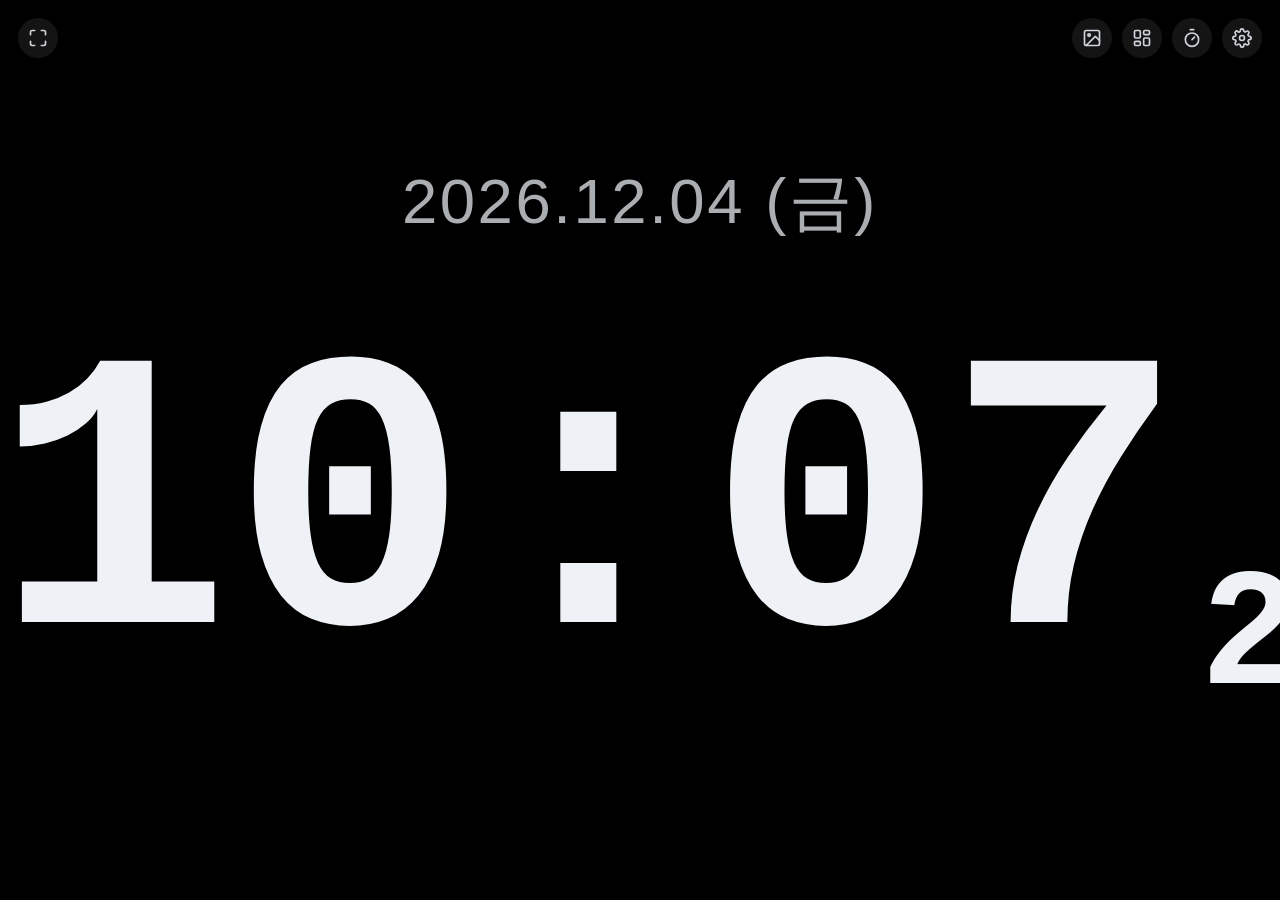
<file: index.html>
<!DOCTYPE html>
<html lang="ko">
<head>
<meta charset="UTF-8">
<meta name="viewport" content="width=device-width, initial-scale=1, maximum-scale=1, minimum-scale=1, user-scalable=no, viewport-fit=cover">
<meta name="theme-color" content="#000000">
<meta name="color-scheme" content="dark">
<meta name="mobile-web-app-capable" content="yes">
<meta name="apple-mobile-web-app-capable" content="yes">
<meta name="apple-mobile-web-app-status-bar-style" content="black">
<title>Gredo</title>
<link rel="preconnect" href="https://fonts.cdnfonts.com">
<link rel="stylesheet" href="https://fonts.cdnfonts.com/css/ds-digital">
<link rel="stylesheet" href="css/style.css">
</head>
<body>
  <div class="screen">
    <div class="bg-orbs" aria-hidden="true">
      <span class="orb orb-1"></span>
      <span class="orb orb-2"></span>
      <span class="orb orb-3"></span>
    </div>

    <button class="settings-toggle" id="settingsToggle" aria-label="설정">
      <svg viewBox="0 0 24 24" width="1em" height="1em" fill="none" stroke="currentColor" stroke-width="2" stroke-linecap="round" stroke-linejoin="round">
        <circle cx="12" cy="12" r="3"></circle>
        <path d="M19.4 15a1.65 1.65 0 0 0 .33 1.82l.06.06a2 2 0 1 1-2.83 2.83l-.06-.06a1.65 1.65 0 0 0-1.82-.33 1.65 1.65 0 0 0-1 1.51V21a2 2 0 0 1-4 0v-.09A1.65 1.65 0 0 0 9 19.4a1.65 1.65 0 0 0-1.82.33l-.06.06a2 2 0 1 1-2.83-2.83l.06-.06a1.65 1.65 0 0 0 .33-1.82 1.65 1.65 0 0 0-1.51-1H3a2 2 0 0 1 0-4h.09A1.65 1.65 0 0 0 4.6 9a1.65 1.65 0 0 0-.33-1.82l-.06-.06a2 2 0 1 1 2.83-2.83l.06.06a1.65 1.65 0 0 0 1.82.33H9a1.65 1.65 0 0 0 1-1.51V3a2 2 0 0 1 4 0v.09a1.65 1.65 0 0 0 1 1.51 1.65 1.65 0 0 0 1.82-.33l.06-.06a2 2 0 1 1 2.83 2.83l-.06.06a1.65 1.65 0 0 0-.33 1.82V9a1.65 1.65 0 0 0 1.51 1H21a2 2 0 0 1 0 4h-.09a1.65 1.65 0 0 0-1.51 1z"></path>
      </svg>
    </button>

    <button class="settings-toggle pomodoro-toggle" id="pomodoroToggle" aria-label="포모도로 타이머">
      <svg viewBox="0 0 24 24" width="1em" height="1em" fill="none" stroke="currentColor" stroke-width="2" stroke-linecap="round" stroke-linejoin="round">
        <line x1="10" y1="2" x2="14" y2="2"></line>
        <line x1="12" y1="14" x2="15" y2="11"></line>
        <circle cx="12" cy="14" r="8"></circle>
      </svg>
    </button>

    <a class="settings-toggle dashboard-toggle" id="dashboardLink" href="dashboard.html" aria-label="대시보드" data-tooltip="🌤️ Dashboard · 날씨+포모도로">
      <svg viewBox="0 0 24 24" width="1em" height="1em" fill="none" stroke="currentColor" stroke-width="2" stroke-linecap="round" stroke-linejoin="round">
        <rect x="3" y="3" width="7" height="9" rx="1.5"></rect>
        <rect x="14" y="3" width="7" height="5" rx="1.5"></rect>
        <rect x="14" y="12" width="7" height="9" rx="1.5"></rect>
        <rect x="3" y="16" width="7" height="5" rx="1.5"></rect>
      </svg>
    </a>

    <a class="settings-toggle background-toggle" id="backgroundLink" href="background.html" aria-label="나만의 배경" data-tooltip="🖼️ My Background · 나만의 배경 만들기">
      <svg viewBox="0 0 24 24" width="1em" height="1em" fill="none" stroke="currentColor" stroke-width="2" stroke-linecap="round" stroke-linejoin="round">
        <rect x="3" y="3" width="18" height="18" rx="2"></rect>
        <circle cx="8.5" cy="8.5" r="1.5"></circle>
        <path d="M21 15l-5-5L5 21"></path>
      </svg>
    </a>

    <button class="pomodoro-badge hidden" id="pomodoroBadge">
      <span id="pomodoroBadgePhase">집중</span>
      <span class="pomodoro-badge-time" id="pomodoroBadgeTime">25:00</span>
    </button>

    <button class="fullscreen-toggle" id="fullscreenToggle" aria-label="전체화면">
      <svg class="icon-enter" viewBox="0 0 24 24" width="1em" height="1em" fill="none" stroke="currentColor" stroke-width="2" stroke-linecap="round" stroke-linejoin="round">
        <path d="M8 3H5a2 2 0 0 0-2 2v3"></path>
        <path d="M16 3h3a2 2 0 0 1 2 2v3"></path>
        <path d="M8 21H5a2 2 0 0 1-2-2v-3"></path>
        <path d="M16 21h3a2 2 0 0 0 2-2v-3"></path>
      </svg>
      <svg class="icon-exit" viewBox="0 0 24 24" width="1em" height="1em" fill="none" stroke="currentColor" stroke-width="2" stroke-linecap="round" stroke-linejoin="round">
        <path d="M9 3v3a2 2 0 0 1-2 2H4"></path>
        <path d="M15 3v3a2 2 0 0 0 2 2h3"></path>
        <path d="M9 21v-3a2 2 0 0 0-2-2H4"></path>
        <path d="M15 21v-3a2 2 0 0 1 2-2h3"></path>
      </svg>
    </button>

    <div class="toast" id="toast"></div>

    <div class="edit-bar" id="editBar">
      <span class="edit-bar-hint">드래그로 이동 · 모서리 핸들로 크기 조절</span>
      <button class="edit-done-btn" id="editDoneBtn">완료</button>
    </div>

    <div class="edit-preview" id="editPreview">
      <span class="edit-preview-label">미리보기</span>
      <div class="preview-frame" id="previewFrame">
        <div class="preview-viewport" id="previewViewport"></div>
      </div>
    </div>

    <div class="clock">
      <div class="date layout-el" id="dateWrap" data-el="date">
        <span id="date"></span>
        <span class="resize-handle"></span>
      </div>

      <div class="time-row">
        <div class="ampm layout-el" id="ampmWrap" data-el="ampm">
          <span id="ampm">AM</span>
          <span class="resize-handle"></span>
        </div>
        <div class="main-time layout-el" id="mainTimeWrap" data-el="time">
          <span id="mainTime">00:00</span>
          <span class="resize-handle"></span>
        </div>
        <div class="seconds layout-el" id="secondsWrap" data-el="seconds">
          <span id="seconds">00</span>
          <span class="resize-handle"></span>
        </div>
      </div>
    </div>

    <div class="settings-backdrop" id="settingsBackdrop"></div>
    <div class="settings-panel" id="settingsPanel">
      <div class="settings-handle"></div>

      <div class="settings-row">
        <span class="settings-label">디자인</span>
        <div class="segmented" id="styleSegment">
          <button class="seg-btn" data-style="digital">디지털</button>
          <button class="seg-btn" data-style="bold">볼드</button>
          <button class="seg-btn" data-style="glass">글래스</button>
        </div>
      </div>

      <div class="settings-row">
        <span class="settings-label">시간 형식</span>
        <div class="segmented" id="formatSegment">
          <button class="seg-btn" data-format="12">12시간</button>
          <button class="seg-btn" data-format="24">24시간</button>
        </div>
      </div>

      <div class="settings-row">
        <span class="settings-label">날짜 표시</span>
        <button class="toggle-btn" id="dateToggle"></button>
      </div>

      <div class="settings-row">
        <span class="settings-label">전체 크기</span>
        <div class="stepper">
          <button class="stepper-btn" id="sizeMinus" aria-label="크기 축소">−</button>
          <span class="stepper-value" id="sizeValue">100%</span>
          <button class="stepper-btn" id="sizePlus" aria-label="크기 확대">+</button>
        </div>
      </div>

      <div class="settings-row settings-row-color">
        <span class="settings-label">색상</span>
        <div class="color-swatches" id="colorSwatches">
          <button class="swatch" data-color="#eef1f6" style="--c:#eef1f6"></button>
          <button class="swatch" data-color="#00e5ff" style="--c:#00e5ff"></button>
          <button class="swatch" data-color="#39ff6a" style="--c:#39ff6a"></button>
          <button class="swatch" data-color="#ff5a5a" style="--c:#ff5a5a"></button>
          <button class="swatch" data-color="#ffb020" style="--c:#ffb020"></button>
          <button class="swatch" data-color="#c86bff" style="--c:#c86bff"></button>
          <label class="swatch swatch-custom" style="--c:conic-gradient(from 0deg, red, yellow, lime, cyan, blue, magenta, red)">
            <input type="color" id="customColor" value="#eef1f6">
          </label>
        </div>
      </div>

      <div class="settings-row">
        <span class="settings-label">레이아웃 편집</span>
        <button class="text-btn" id="editLayoutBtn">편집 시작</button>
      </div>

      <div class="settings-row">
        <span class="settings-label">레이아웃 초기화</span>
        <button class="text-btn text-btn-danger" id="resetLayoutBtn">초기화</button>
      </div>
    </div>

    <div class="settings-panel pomodoro-panel" id="pomodoroPanel">
      <div class="settings-handle"></div>

      <div class="pomodoro-display">
        <span class="pomodoro-phase" id="pomodoroPhaseLabel">집중 시간</span>
        <span class="pomodoro-time" id="pomodoroTimeLabel">25:00</span>
        <div class="pomodoro-dots" id="pomodoroDots">
          <span class="dot"></span>
          <span class="dot"></span>
          <span class="dot"></span>
          <span class="dot"></span>
        </div>
      </div>

      <div class="settings-row">
        <span class="settings-label">완료 알림</span>
        <button class="toggle-btn" id="pomodoroNotifyToggle"></button>
      </div>

      <div class="pomodoro-controls">
        <button class="pomodoro-icon-btn" id="pomodoroResetBtn" aria-label="초기화">
          <svg viewBox="0 0 24 24" width="1em" height="1em" fill="none" stroke="currentColor" stroke-width="2" stroke-linecap="round" stroke-linejoin="round">
            <path d="M3 12a9 9 0 1 0 3-6.7"></path>
            <path d="M3 4v5h5"></path>
          </svg>
        </button>
        <button class="pomodoro-main-btn" id="pomodoroStartBtn">시작</button>
        <button class="pomodoro-icon-btn" id="pomodoroSkipBtn" aria-label="건너뛰기">
          <svg viewBox="0 0 24 24" width="1em" height="1em" fill="none" stroke="currentColor" stroke-width="2" stroke-linecap="round" stroke-linejoin="round">
            <path d="M5 4l10 8-10 8V4z"></path>
            <line x1="19" y1="5" x2="19" y2="19"></line>
          </svg>
        </button>
      </div>

      <div class="settings-row">
        <span class="settings-label">집중 시간</span>
        <div class="stepper">
          <button class="stepper-btn" id="workMinus" aria-label="집중 시간 축소">−</button>
          <span class="stepper-value" id="workValue">25분</span>
          <button class="stepper-btn" id="workPlus" aria-label="집중 시간 확대">+</button>
        </div>
      </div>

      <div class="settings-row">
        <span class="settings-label">짧은 휴식</span>
        <div class="stepper">
          <button class="stepper-btn" id="shortBreakMinus" aria-label="짧은 휴식 축소">−</button>
          <span class="stepper-value" id="shortBreakValue">5분</span>
          <button class="stepper-btn" id="shortBreakPlus" aria-label="짧은 휴식 확대">+</button>
        </div>
      </div>

      <div class="settings-row">
        <span class="settings-label">긴 휴식</span>
        <div class="stepper">
          <button class="stepper-btn" id="longBreakMinus" aria-label="긴 휴식 축소">−</button>
          <span class="stepper-value" id="longBreakValue">15분</span>
          <button class="stepper-btn" id="longBreakPlus" aria-label="긴 휴식 확대">+</button>
        </div>
      </div>
    </div>
  </div>

<script src="js/core/notifications.js"></script>
<script src="js/core/pomodoroEngine.js"></script>
<script src="js/script.js"></script>
</body>
</html>
</file>
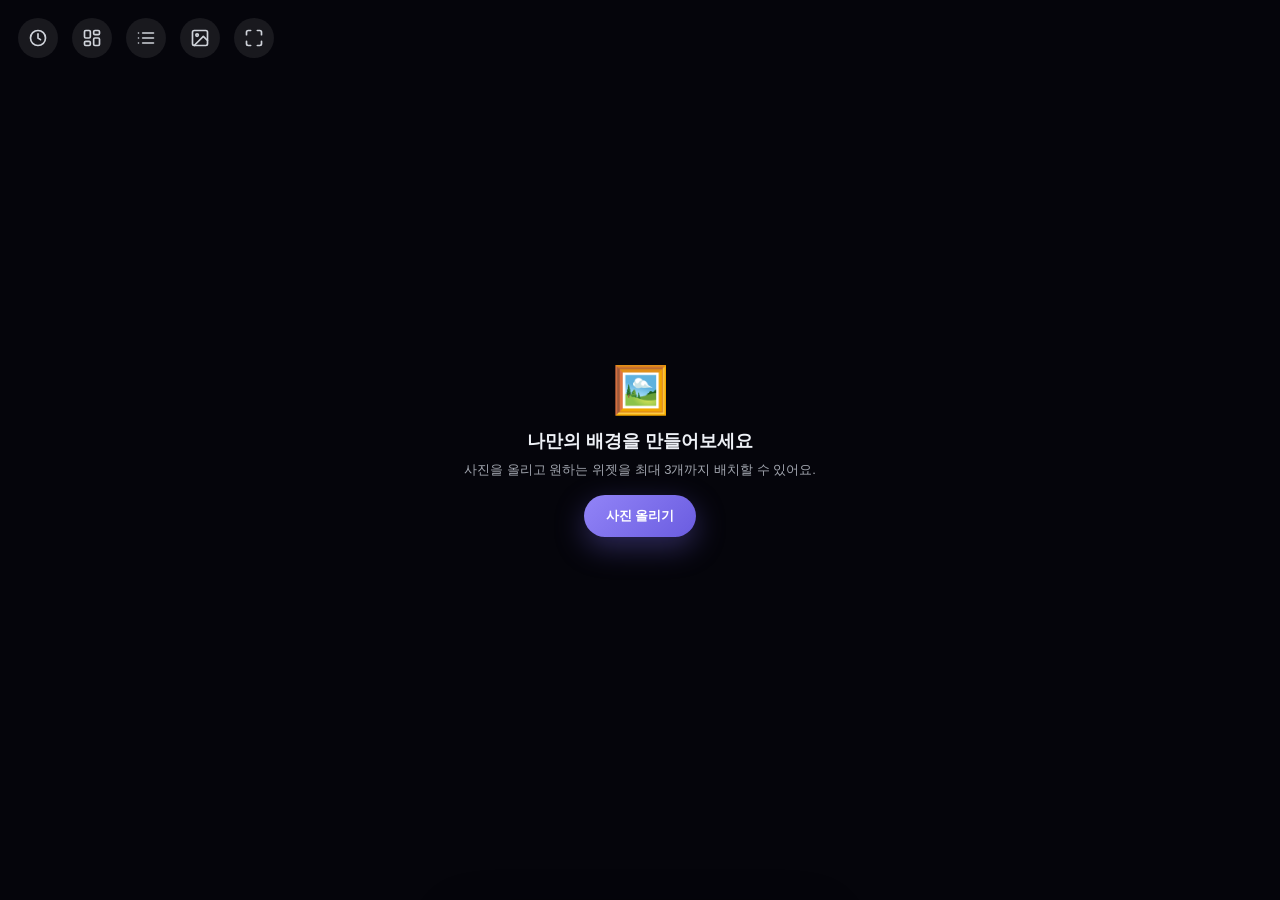
<file: background.html>
<!DOCTYPE html>
<html lang="ko">
<head>
<meta charset="UTF-8">
<meta name="viewport" content="width=device-width, initial-scale=1, maximum-scale=1, minimum-scale=1, user-scalable=no, viewport-fit=cover">
<meta name="theme-color" content="#05050b">
<meta name="color-scheme" content="dark">
<meta name="mobile-web-app-capable" content="yes">
<meta name="apple-mobile-web-app-capable" content="yes">
<meta name="apple-mobile-web-app-status-bar-style" content="black">
<title>Gredo · Background</title>
<link rel="stylesheet" href="css/dashboard.css">
<link rel="stylesheet" href="css/todo.css">
<link rel="stylesheet" href="css/background.css">
</head>
<body>
  <div class="bg-canvas" id="bgCanvas"></div>

  <input type="file" id="bgUploadInput" accept="image/*" style="display: none;">

  <div class="bg-empty" id="bgEmpty">
    <div class="bg-empty-icon">🖼️</div>
    <p class="bg-empty-title">나만의 배경을 만들어보세요</p>
    <p class="bg-empty-desc">사진을 올리고 원하는 위젯을 최대 3개까지 배치할 수 있어요.</p>
    <label class="bg-upload-btn" for="bgUploadInput">사진 올리기</label>
  </div>

  <nav class="top-nav">
    <a class="nav-btn" href="index.html" aria-label="시계 화면으로 돌아가기" data-tooltip="🕒 Clock · 디지털 시계">
      <svg viewBox="0 0 24 24" width="1em" height="1em" fill="none" stroke="currentColor" stroke-width="2" stroke-linecap="round" stroke-linejoin="round">
        <circle cx="12" cy="12" r="9"></circle>
        <polyline points="12 7 12 12 15 14"></polyline>
      </svg>
    </a>
    <a class="nav-btn" href="dashboard.html" aria-label="대시보드" data-tooltip="🌤️ Dashboard · 날씨+포모도로">
      <svg viewBox="0 0 24 24" width="1em" height="1em" fill="none" stroke="currentColor" stroke-width="2" stroke-linecap="round" stroke-linejoin="round">
        <rect x="3" y="3" width="7" height="9" rx="1.5"></rect>
        <rect x="14" y="3" width="7" height="5" rx="1.5"></rect>
        <rect x="14" y="12" width="7" height="9" rx="1.5"></rect>
        <rect x="3" y="16" width="7" height="5" rx="1.5"></rect>
      </svg>
    </a>
    <a class="nav-btn" href="toDoList.html" aria-label="할 일 목록" data-tooltip="✅ Today's Plan · 오늘 할 일">
      <svg viewBox="0 0 24 24" width="1em" height="1em" fill="none" stroke="currentColor" stroke-width="2" stroke-linecap="round" stroke-linejoin="round">
        <line x1="8" y1="6" x2="21" y2="6"></line>
        <line x1="8" y1="12" x2="21" y2="12"></line>
        <line x1="8" y1="18" x2="21" y2="18"></line>
        <line x1="3" y1="6" x2="3.01" y2="6"></line>
        <line x1="3" y1="12" x2="3.01" y2="12"></line>
        <line x1="3" y1="18" x2="3.01" y2="18"></line>
      </svg>
    </a>
    <label class="nav-btn" for="bgUploadInput" aria-label="배경 사진 바꾸기" data-tooltip="🖼️ 배경 사진 바꾸기">
      <svg viewBox="0 0 24 24" width="1em" height="1em" fill="none" stroke="currentColor" stroke-width="2" stroke-linecap="round" stroke-linejoin="round">
        <rect x="3" y="3" width="18" height="18" rx="2"></rect>
        <circle cx="8.5" cy="8.5" r="1.5"></circle>
        <path d="M21 15l-5-5L5 21"></path>
      </svg>
    </label>
    <button class="nav-btn" id="fullscreenToggle" aria-label="전체화면">
      <svg class="icon-enter" viewBox="0 0 24 24" width="1em" height="1em" fill="none" stroke="currentColor" stroke-width="2" stroke-linecap="round" stroke-linejoin="round">
        <path d="M8 3H5a2 2 0 0 0-2 2v3"></path>
        <path d="M16 3h3a2 2 0 0 1 2 2v3"></path>
        <path d="M8 21H5a2 2 0 0 1-2-2v-3"></path>
        <path d="M16 21h3a2 2 0 0 0 2-2v-3"></path>
      </svg>
      <svg class="icon-exit" viewBox="0 0 24 24" width="1em" height="1em" fill="none" stroke="currentColor" stroke-width="2" stroke-linecap="round" stroke-linejoin="round">
        <path d="M9 3v3a2 2 0 0 1-2 2H4"></path>
        <path d="M15 3v3a2 2 0 0 0 2 2h3"></path>
        <path d="M9 21v-3a2 2 0 0 0-2-2H4"></path>
        <path d="M15 21v-3a2 2 0 0 1 2-2h3"></path>
      </svg>
    </button>
  </nav>

  <div class="bg-widgets-stack" id="bgWidgetsStack">
  <div class="bg-widget" id="widgetClock" data-widget="clock">
    <div class="bg-widget-handle">⠿ 시계</div>
    <section class="card clock-card">
      <span class="card-glare"></span>
      <div class="clock-date" id="clockDate">2026.07.22 | WED</div>
      <div class="clock-time-row">
        <span class="clock-ampm" id="clockAmpm">AM</span>
        <span class="clock-time" id="clockTime">11:17</span>
        <span class="clock-seconds" id="clockSeconds">37</span>
      </div>
    </section>
    <div class="bg-widget-resize" aria-label="크기 조절"></div>
  </div>

  <div class="bg-widget" id="widgetWeather" data-widget="weather">
    <div class="bg-widget-handle">⠿ 날씨</div>
    <section class="card weather-card">
      <span class="card-glare"></span>
      <div class="weather-date" id="dashboardDate">2026년 7월 22일 (수)</div>
      <div class="divider"></div>
      <div class="weather-row">
        <span class="weather-icon-wrap"><span class="weather-icon" id="weatherIcon">🌤️</span></span>
        <div class="weather-info">
          <div class="weather-city" id="weatherCity">위치 확인 중...</div>
          <div class="weather-desc" id="weatherDesc"></div>
        </div>
      </div>
      <div class="divider"></div>
      <div class="quote-block">
        <span class="quote-text" id="quoteText"></span>
        <span class="quote-heart">♥</span>
      </div>
    </section>
    <div class="bg-widget-resize" aria-label="크기 조절"></div>
  </div>

  <div class="bg-widget" id="widgetTimer" data-widget="timer">
    <div class="bg-widget-handle">⠿ 포모도로</div>
    <section class="card timer-card">
      <span class="card-glare"></span>
      <div class="timer-header">
        <span class="timer-title"><span class="timer-emoji">🍅</span>Focus Timer</span>
        <button class="timer-gear" id="pomodoroGearBtn" aria-label="포모도로 설정">
          <svg viewBox="0 0 24 24" width="1em" height="1em" fill="none" stroke="currentColor" stroke-width="2" stroke-linecap="round" stroke-linejoin="round">
            <circle cx="12" cy="12" r="3"></circle>
            <path d="M19.4 15a1.65 1.65 0 0 0 .33 1.82l.06.06a2 2 0 1 1-2.83 2.83l-.06-.06a1.65 1.65 0 0 0-1.82-.33 1.65 1.65 0 0 0-1 1.51V21a2 2 0 0 1-4 0v-.09A1.65 1.65 0 0 0 9 19.4a1.65 1.65 0 0 0-1.82.33l-.06.06a2 2 0 1 1-2.83-2.83l.06-.06a1.65 1.65 0 0 0 .33-1.82 1.65 1.65 0 0 0-1.51-1H3a2 2 0 0 1 0-4h.09A1.65 1.65 0 0 0 4.6 9a1.65 1.65 0 0 0-.33-1.82l-.06-.06a2 2 0 1 1 2.83-2.83l.06.06a1.65 1.65 0 0 0 1.82.33H9a1.65 1.65 0 0 0 1-1.51V3a2 2 0 0 1 4 0v.09a1.65 1.65 0 0 0 1 1.51 1.65 1.65 0 0 0 1.82-.33l.06-.06a2 2 0 1 1 2.83 2.83l-.06.06a1.65 1.65 0 0 0-.33 1.82V9a1.65 1.65 0 0 0 1.51 1H21a2 2 0 0 1 0 4h-.09a1.65 1.65 0 0 0-1.51 1z"></path>
          </svg>
        </button>
      </div>

      <div class="timer-tabs" id="timerTabs">
        <button class="timer-tab active" data-tab="pomodoro">포모도로</button>
        <button class="timer-tab" data-tab="timer">타이머</button>
        <button class="timer-tab" data-tab="stopwatch">스톱워치</button>
      </div>

      <div class="timer-settings-popover hidden" id="pomodoroSettingsPopover">
        <div class="mini-row">
          <span>집중</span>
          <div class="mini-stepper">
            <button data-key="work" data-delta="-5" aria-label="집중 시간 축소">−</button>
            <span id="popWorkValue">25분</span>
            <button data-key="work" data-delta="5" aria-label="집중 시간 확대">+</button>
          </div>
        </div>
        <div class="mini-row">
          <span>짧은 휴식</span>
          <div class="mini-stepper">
            <button data-key="shortBreak" data-delta="-1" aria-label="짧은 휴식 축소">−</button>
            <span id="popShortValue">5분</span>
            <button data-key="shortBreak" data-delta="1" aria-label="짧은 휴식 확대">+</button>
          </div>
        </div>
        <div class="mini-row">
          <span>긴 휴식</span>
          <div class="mini-stepper">
            <button data-key="longBreak" data-delta="-5" aria-label="긴 휴식 축소">−</button>
            <span id="popLongValue">15분</span>
            <button data-key="longBreak" data-delta="5" aria-label="긴 휴식 확대">+</button>
          </div>
        </div>
      </div>

      <div class="timer-display" id="timerDisplay">25:00</div>

      <div class="timer-minute-row hidden" id="timerMinuteRow">
        <button class="mini-stepper-btn" id="timerMinusBtn" aria-label="타이머 시간 축소">−</button>
        <span id="timerMinutesLabel">10분</span>
        <button class="mini-stepper-btn" id="timerPlusBtn" aria-label="타이머 시간 확대">+</button>
      </div>

      <div class="timer-actions">
        <button class="timer-reset-btn" id="timerResetBtn" aria-label="초기화">
          <svg viewBox="0 0 24 24" width="1em" height="1em" fill="none" stroke="currentColor" stroke-width="2" stroke-linecap="round" stroke-linejoin="round">
            <path d="M3 12a9 9 0 1 0 3-6.7"></path>
            <path d="M3 4v5h5"></path>
          </svg>
        </button>
        <button class="timer-start-btn" id="timerStartBtn">▶ 시작하기</button>
      </div>

      <div class="timer-caption" id="timerCaption">25분 집중 · 5분 휴식</div>
    </section>
    <div class="bg-widget-resize" aria-label="크기 조절"></div>
  </div>

  <div class="bg-widget" id="widgetTodo" data-widget="todo">
    <div class="bg-widget-handle">⠿ 할 일</div>
    <section class="card todo-container">
      <h1 class="todo-title">To-Do List</h1>
      <form class="todo-form" id="todoForm">
        <input type="text" id="todoInput" class="todo-input" placeholder="새로운 할 일을 추가하세요..." autocomplete="off">
        <button type="submit" class="todo-add-btn" aria-label="할 일 추가">+</button>
      </form>
      <ul class="todo-list" id="todoList">
        <!-- To-do items will be rendered here by JavaScript -->
      </ul>
      <div class="todo-footer">
        <button class="todo-io-btn" id="exportBtn">저장하기</button>
        <label class="todo-io-btn">
          불러오기
          <input type="file" id="importInput" accept=".json" style="display: none;">
        </label>
        <button class="todo-io-btn todo-clear-btn" id="clearCompletedBtn" style="display: none;">완료된 항목 삭제</button>
      </div>
    </section>
    <div class="bg-widget-resize" aria-label="크기 조절"></div>
  </div>
  </div>

  <div class="widget-picker-zone">
    <div class="widget-picker" id="widgetPicker">
      <button class="picker-chip" data-widget="clock">🕒 시계</button>
      <button class="picker-chip" data-widget="weather">🌤️ 날씨</button>
      <button class="picker-chip" data-widget="timer">🍅 포모도로</button>
      <button class="picker-chip" data-widget="todo">✅ 할 일</button>
    </div>
  </div>

  <div class="toast" id="toast"></div>

  <div class="io-info-backdrop" id="ioInfoBackdrop"></div>
  <div class="io-info-panel" id="ioInfoPanel">
    <h2 class="io-info-title">💾 할 일 백업하기</h2>
    <p class="io-info-desc">할 일 목록은 이 브라우저에만 저장돼요. 브라우저 데이터를 지우거나 다른 기기·브라우저를 쓰면 목록이 사라질 수 있어요. 파일로 저장해두면 안전하게 보관하고 나중에 다시 불러올 수 있어요.</p>
    <div class="io-info-row">
      <span class="io-info-icon">💾</span>
      <div>
        <strong>저장하기</strong>
        <p>지금 목록을 파일로 다운로드해서 보관해요.</p>
      </div>
    </div>
    <div class="io-info-row">
      <span class="io-info-icon">📂</span>
      <div>
        <strong>불러오기</strong>
        <p>저장해둔 파일을 선택하면 목록이 그대로 복원돼요.</p>
      </div>
    </div>
    <div class="io-info-actions">
      <button class="io-info-cancel" id="ioInfoCancelBtn">닫기</button>
      <button class="io-info-confirm" id="ioInfoConfirmBtn">파일로 저장하기</button>
    </div>
  </div>

  <script src="js/timer.js"></script>
  <script src="js/core/notifications.js"></script>
  <script src="js/core/pomodoroEngine.js"></script>
  <script src="js/dashboard.js"></script>
  <script src="js/todo.js"></script>
  <script src="js/background.js"></script>
</body>
</html>
</file>
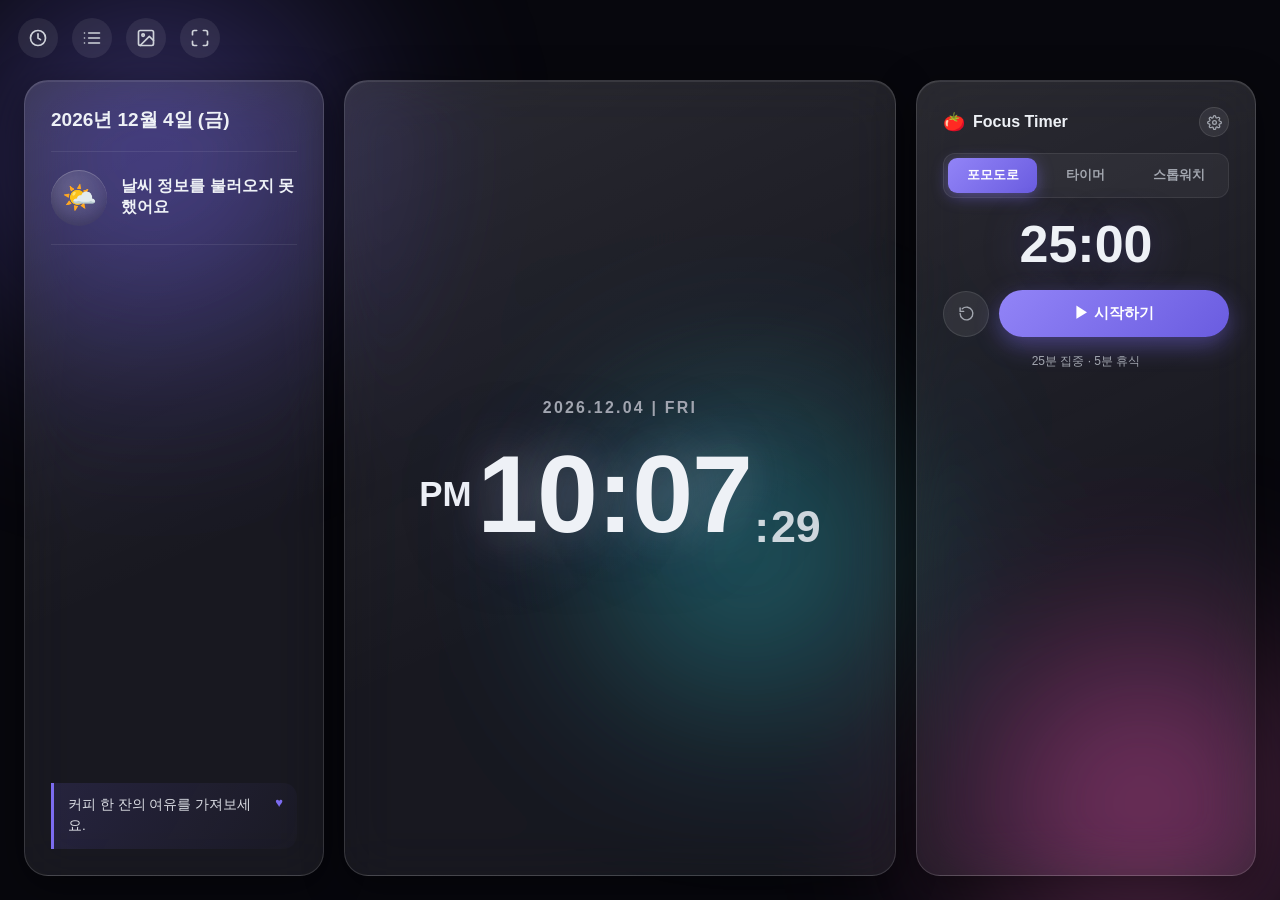
<file: dashboard.html>
<!DOCTYPE html>
<html lang="ko">
<head>
<meta charset="UTF-8">
<meta name="viewport" content="width=device-width, initial-scale=1, maximum-scale=1, minimum-scale=1, user-scalable=no, viewport-fit=cover">
<meta name="theme-color" content="#0a0a10">
<meta name="color-scheme" content="dark">
<meta name="mobile-web-app-capable" content="yes">
<meta name="apple-mobile-web-app-capable" content="yes">
<meta name="apple-mobile-web-app-status-bar-style" content="black">
<title>Gredo · Dashboard</title>
<link rel="stylesheet" href="css/dashboard.css">
</head>
<body>
  <div class="bg-orbs" aria-hidden="true">
    <span class="orb orb-1"></span>
    <span class="orb orb-2"></span>
    <span class="orb orb-3"></span>
  </div>

  <nav class="top-nav">
    <a class="nav-btn" href="index.html" aria-label="시계 화면으로 돌아가기" data-tooltip="🕒 Clock · 디지털 시계">
      <svg viewBox="0 0 24 24" width="1em" height="1em" fill="none" stroke="currentColor" stroke-width="2" stroke-linecap="round" stroke-linejoin="round">
        <circle cx="12" cy="12" r="9"></circle>
        <polyline points="12 7 12 12 15 14"></polyline>
      </svg>
    </a>
    <a class="nav-btn" href="toDoList.html" aria-label="할 일 목록" data-tooltip="✅ Today's Plan · 오늘 할 일">
      <svg viewBox="0 0 24 24" width="1em" height="1em" fill="none" stroke="currentColor" stroke-width="2" stroke-linecap="round" stroke-linejoin="round">
        <line x1="8" y1="6" x2="21" y2="6"></line>
        <line x1="8" y1="12" x2="21" y2="12"></line>
        <line x1="8" y1="18" x2="21" y2="18"></line>
        <line x1="3" y1="6" x2="3.01" y2="6"></line>
        <line x1="3" y1="12" x2="3.01" y2="12"></line>
        <line x1="3" y1="18" x2="3.01" y2="18"></line>
      </svg>
    </a>
    <a class="nav-btn" href="background.html" aria-label="나만의 배경" data-tooltip="🖼️ My Background · 나만의 배경 만들기">
      <svg viewBox="0 0 24 24" width="1em" height="1em" fill="none" stroke="currentColor" stroke-width="2" stroke-linecap="round" stroke-linejoin="round">
        <rect x="3" y="3" width="18" height="18" rx="2"></rect>
        <circle cx="8.5" cy="8.5" r="1.5"></circle>
        <path d="M21 15l-5-5L5 21"></path>
      </svg>
    </a>
    <button class="nav-btn" id="fullscreenToggle" aria-label="전체화면">
      <svg class="icon-enter" viewBox="0 0 24 24" width="1em" height="1em" fill="none" stroke="currentColor" stroke-width="2" stroke-linecap="round" stroke-linejoin="round">
        <path d="M8 3H5a2 2 0 0 0-2 2v3"></path>
        <path d="M16 3h3a2 2 0 0 1 2 2v3"></path>
        <path d="M8 21H5a2 2 0 0 1-2-2v-3"></path>
        <path d="M16 21h3a2 2 0 0 0 2-2v-3"></path>
      </svg>
      <svg class="icon-exit" viewBox="0 0 24 24" width="1em" height="1em" fill="none" stroke="currentColor" stroke-width="2" stroke-linecap="round" stroke-linejoin="round">
        <path d="M9 3v3a2 2 0 0 1-2 2H4"></path>
        <path d="M15 3v3a2 2 0 0 0 2 2h3"></path>
        <path d="M9 21v-3a2 2 0 0 0-2-2H4"></path>
        <path d="M15 21v-3a2 2 0 0 1 2-2h3"></path>
      </svg>
    </button>
  </nav>

  <div class="dashboard">
    <section class="card weather-card">
      <span class="card-glare"></span>
      <div class="weather-date" id="dashboardDate">2026년 7월 22일 (수)</div>
      <div class="divider"></div>
      <div class="weather-row">
        <span class="weather-icon-wrap"><span class="weather-icon" id="weatherIcon">🌤️</span></span>
        <div class="weather-info">
          <div class="weather-city" id="weatherCity">위치 확인 중...</div>
          <div class="weather-desc" id="weatherDesc"></div>
        </div>
      </div>
      <div class="divider"></div>
      <div class="quote-block">
        <span class="quote-text" id="quoteText"></span>
        <span class="quote-heart">♥</span>
      </div>
    </section>

    <section class="card clock-card">
      <span class="card-glare"></span>
      <div class="clock-date" id="clockDate">2026.07.22 | WED</div>
      <div class="clock-time-row">
        <span class="clock-ampm" id="clockAmpm">AM</span>
        <span class="clock-time" id="clockTime">11:17</span>
        <span class="clock-seconds" id="clockSeconds">37</span>
      </div>
    </section>

    <section class="card timer-card">
      <span class="card-glare"></span>
      <div class="timer-header">
        <span class="timer-title"><span class="timer-emoji">🍅</span>Focus Timer</span>
        <button class="timer-gear" id="pomodoroGearBtn" aria-label="포모도로 설정">
          <svg viewBox="0 0 24 24" width="1em" height="1em" fill="none" stroke="currentColor" stroke-width="2" stroke-linecap="round" stroke-linejoin="round">
            <circle cx="12" cy="12" r="3"></circle>
            <path d="M19.4 15a1.65 1.65 0 0 0 .33 1.82l.06.06a2 2 0 1 1-2.83 2.83l-.06-.06a1.65 1.65 0 0 0-1.82-.33 1.65 1.65 0 0 0-1 1.51V21a2 2 0 0 1-4 0v-.09A1.65 1.65 0 0 0 9 19.4a1.65 1.65 0 0 0-1.82.33l-.06.06a2 2 0 1 1-2.83-2.83l.06-.06a1.65 1.65 0 0 0 .33-1.82 1.65 1.65 0 0 0-1.51-1H3a2 2 0 0 1 0-4h.09A1.65 1.65 0 0 0 4.6 9a1.65 1.65 0 0 0-.33-1.82l-.06-.06a2 2 0 1 1 2.83-2.83l.06.06a1.65 1.65 0 0 0 1.82.33H9a1.65 1.65 0 0 0 1-1.51V3a2 2 0 0 1 4 0v.09a1.65 1.65 0 0 0 1 1.51 1.65 1.65 0 0 0 1.82-.33l.06-.06a2 2 0 1 1 2.83 2.83l-.06.06a1.65 1.65 0 0 0-.33 1.82V9a1.65 1.65 0 0 0 1.51 1H21a2 2 0 0 1 0 4h-.09a1.65 1.65 0 0 0-1.51 1z"></path>
          </svg>
        </button>
      </div>

      <div class="timer-tabs" id="timerTabs">
        <button class="timer-tab active" data-tab="pomodoro">포모도로</button>
        <button class="timer-tab" data-tab="timer">타이머</button>
        <button class="timer-tab" data-tab="stopwatch">스톱워치</button>
      </div>

      <div class="timer-settings-popover hidden" id="pomodoroSettingsPopover">
        <div class="mini-row">
          <span>집중</span>
          <div class="mini-stepper">
            <button data-key="work" data-delta="-5" aria-label="집중 시간 축소">−</button>
            <span id="popWorkValue">25분</span>
            <button data-key="work" data-delta="5" aria-label="집중 시간 확대">+</button>
          </div>
        </div>
        <div class="mini-row">
          <span>짧은 휴식</span>
          <div class="mini-stepper">
            <button data-key="shortBreak" data-delta="-1" aria-label="짧은 휴식 축소">−</button>
            <span id="popShortValue">5분</span>
            <button data-key="shortBreak" data-delta="1" aria-label="짧은 휴식 확대">+</button>
          </div>
        </div>
        <div class="mini-row">
          <span>긴 휴식</span>
          <div class="mini-stepper">
            <button data-key="longBreak" data-delta="-5" aria-label="긴 휴식 축소">−</button>
            <span id="popLongValue">15분</span>
            <button data-key="longBreak" data-delta="5" aria-label="긴 휴식 확대">+</button>
          </div>
        </div>
      </div>

      <div class="timer-display" id="timerDisplay">25:00</div>

      <div class="timer-minute-row hidden" id="timerMinuteRow">
        <button class="mini-stepper-btn" id="timerMinusBtn" aria-label="타이머 시간 축소">−</button>
        <span id="timerMinutesLabel">10분</span>
        <button class="mini-stepper-btn" id="timerPlusBtn" aria-label="타이머 시간 확대">+</button>
      </div>

      <div class="timer-actions">
        <button class="timer-reset-btn" id="timerResetBtn" aria-label="초기화">
          <svg viewBox="0 0 24 24" width="1em" height="1em" fill="none" stroke="currentColor" stroke-width="2" stroke-linecap="round" stroke-linejoin="round">
            <path d="M3 12a9 9 0 1 0 3-6.7"></path>
            <path d="M3 4v5h5"></path>
          </svg>
        </button>
        <button class="timer-start-btn" id="timerStartBtn">▶ 시작하기</button>
      </div>

      <div class="timer-caption" id="timerCaption">25분 집중 · 5분 휴식</div>
    </section>
  </div>

  <div class="toast" id="toast"></div>

<script src="js/timer.js"></script>
<script src="js/core/notifications.js"></script>
<script src="js/core/pomodoroEngine.js"></script>
<script src="js/dashboard.js"></script>
</body>
</html>
</file>
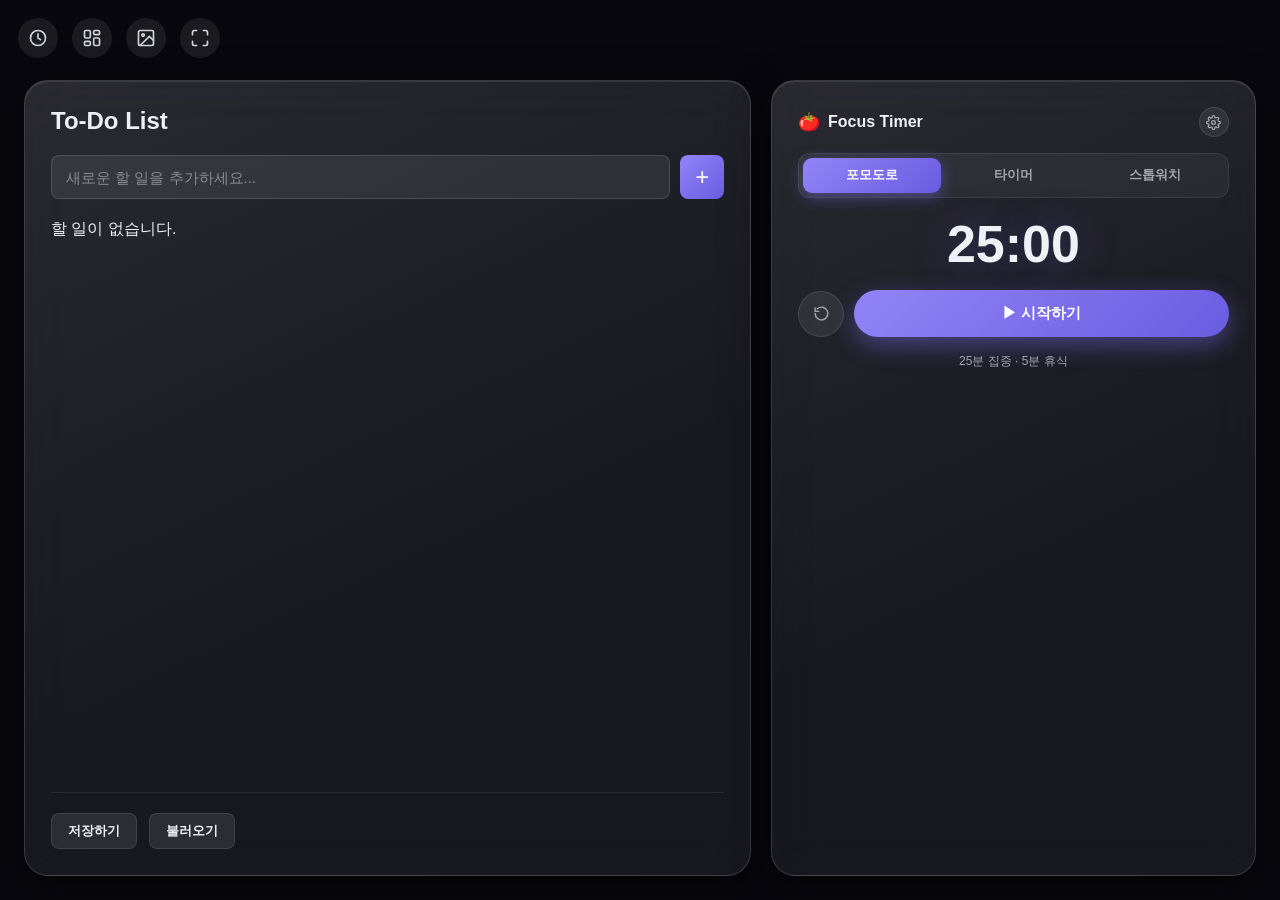
<file: toDoList.html>
<!DOCTYPE html>
<html lang="ko">
<head>
  <meta charset="UTF-8">
  <meta name="viewport" content="width=device-width, initial-scale=1, maximum-scale=1, minimum-scale=1, user-scalable=no, viewport-fit=cover">
  <meta name="theme-color" content="#05050b">
  <meta name="color-scheme" content="dark">
  <meta name="mobile-web-app-capable" content="yes">
  <meta name="apple-mobile-web-app-capable" content="yes">
  <meta name="apple-mobile-web-app-status-bar-style" content="black">
  <title>Gredo · To-Do</title>
  <link rel="stylesheet" href="css/style.css">
  <link rel="stylesheet" href="css/dashboard.css">
  <link rel="stylesheet" href="css/todo.css">
</head>
<body data-style="bold">
  <div class="bg-orbs" aria-hidden="true">
    <span class="orb orb-1"></span>
    <span class="orb orb-2"></span>
    <span class="orb orb-3"></span>
  </div>

  <nav class="top-nav">
    <a class="nav-btn" href="index.html" aria-label="메인 시계 화면으로 돌아가기" data-tooltip="🕒 Clock · 디지털 시계">
      <svg viewBox="0 0 24 24" width="1em" height="1em" fill="none" stroke="currentColor" stroke-width="2" stroke-linecap="round" stroke-linejoin="round">
        <circle cx="12" cy="12" r="9"></circle>
        <polyline points="12 7 12 12 15 14"></polyline>
      </svg>
    </a>
    <a class="nav-btn" href="dashboard.html" aria-label="대시보드" data-tooltip="🌤️ Dashboard · 날씨+포모도로">
      <svg viewBox="0 0 24 24" width="1em" height="1em" fill="none" stroke="currentColor" stroke-width="2" stroke-linecap="round" stroke-linejoin="round">
        <rect x="3" y="3" width="7" height="9" rx="1.5"></rect>
        <rect x="14" y="3" width="7" height="5" rx="1.5"></rect>
        <rect x="14" y="12" width="7" height="9" rx="1.5"></rect>
        <rect x="3" y="16" width="7" height="5" rx="1.5"></rect>
      </svg>
    </a>
    <a class="nav-btn" href="background.html" aria-label="나만의 배경" data-tooltip="🖼️ My Background · 나만의 배경 만들기">
      <svg viewBox="0 0 24 24" width="1em" height="1em" fill="none" stroke="currentColor" stroke-width="2" stroke-linecap="round" stroke-linejoin="round">
        <rect x="3" y="3" width="18" height="18" rx="2"></rect>
        <circle cx="8.5" cy="8.5" r="1.5"></circle>
        <path d="M21 15l-5-5L5 21"></path>
      </svg>
    </a>
    <button class="nav-btn" id="fullscreenToggle" aria-label="전체화면">
      <svg class="icon-enter" viewBox="0 0 24 24" width="1em" height="1em" fill="none" stroke="currentColor" stroke-width="2" stroke-linecap="round" stroke-linejoin="round">
        <path d="M8 3H5a2 2 0 0 0-2 2v3"></path>
        <path d="M16 3h3a2 2 0 0 1 2 2v3"></path>
        <path d="M8 21H5a2 2 0 0 1-2-2v-3"></path>
        <path d="M16 21h3a2 2 0 0 0 2-2v-3"></path>
      </svg>
      <svg class="icon-exit" viewBox="0 0 24 24" width="1em" height="1em" fill="none" stroke="currentColor" stroke-width="2" stroke-linecap="round" stroke-linejoin="round">
        <path d="M9 3v3a2 2 0 0 1-2 2H4"></path>
        <path d="M15 3v3a2 2 0 0 0 2 2h3"></path>
        <path d="M9 21v-3a2 2 0 0 0-2-2H4"></path>
        <path d="M15 21v-3a2 2 0 0 1 2-2h3"></path>
      </svg>
    </button>
  </nav>

  <div class="dashboard">
    <section class="card todo-container">
      <h1 class="todo-title">To-Do List</h1>
      <form class="todo-form" id="todoForm">
        <input type="text" id="todoInput" class="todo-input" placeholder="새로운 할 일을 추가하세요..." autocomplete="off">
        <button type="submit" class="todo-add-btn" aria-label="할 일 추가">+</button>
      </form>
      <ul class="todo-list" id="todoList">
        <!-- To-do items will be rendered here by JavaScript -->
      </ul>
      <div class="todo-footer">
        <button class="todo-io-btn" id="exportBtn">저장하기</button>
        <label class="todo-io-btn">
          불러오기
          <input type="file" id="importInput" accept=".json" style="display: none;">
        </label>
        <button class="todo-io-btn todo-clear-btn" id="clearCompletedBtn" style="display: none;">완료된 항목 삭제</button>
      </div>
    </section>

    <section class="card timer-card">
      <span class="card-glare"></span>
      <div class="timer-header">
        <span class="timer-title"><span class="timer-emoji">🍅</span>Focus Timer</span>
        <button class="timer-gear" id="pomodoroGearBtn" aria-label="포모도로 설정">
          <svg viewBox="0 0 24 24" width="1em" height="1em" fill="none" stroke="currentColor" stroke-width="2" stroke-linecap="round" stroke-linejoin="round">
            <circle cx="12" cy="12" r="3"></circle>
            <path d="M19.4 15a1.65 1.65 0 0 0 .33 1.82l.06.06a2 2 0 1 1-2.83 2.83l-.06-.06a1.65 1.65 0 0 0-1.82-.33 1.65 1.65 0 0 0-1 1.51V21a2 2 0 0 1-4 0v-.09A1.65 1.65 0 0 0 9 19.4a1.65 1.65 0 0 0-1.82.33l-.06.06a2 2 0 1 1-2.83-2.83l.06-.06a1.65 1.65 0 0 0 .33-1.82 1.65 1.65 0 0 0-1.51-1H3a2 2 0 0 1 0-4h.09A1.65 1.65 0 0 0 4.6 9a1.65 1.65 0 0 0-.33-1.82l-.06-.06a2 2 0 1 1 2.83-2.83l.06.06a1.65 1.65 0 0 0 1.82.33H9a1.65 1.65 0 0 0 1-1.51V3a2 2 0 0 1 4 0v.09a1.65 1.65 0 0 0 1 1.51 1.65 1.65 0 0 0 1.82-.33l.06-.06a2 2 0 1 1 2.83 2.83l-.06.06a1.65 1.65 0 0 0-.33 1.82V9a1.65 1.65 0 0 0 1.51 1H21a2 2 0 0 1 0 4h-.09a1.65 1.65 0 0 0-1.51 1z"></path>
          </svg>
        </button>
      </div>

      <div class="timer-tabs" id="timerTabs">
        <button class="timer-tab active" data-tab="pomodoro">포모도로</button>
        <button class="timer-tab" data-tab="timer">타이머</button>
        <button class="timer-tab" data-tab="stopwatch">스톱워치</button>
      </div>

      <div class="timer-settings-popover hidden" id="pomodoroSettingsPopover">
        <div class="mini-row">
          <span>집중</span>
          <div class="mini-stepper">
            <button data-key="work" data-delta="-5" aria-label="집중 시간 축소">−</button>
            <span id="popWorkValue">25분</span>
            <button data-key="work" data-delta="5" aria-label="집중 시간 확대">+</button>
          </div>
        </div>
        <div class="mini-row">
          <span>짧은 휴식</span>
          <div class="mini-stepper">
            <button data-key="shortBreak" data-delta="-1" aria-label="짧은 휴식 축소">−</button>
            <span id="popShortValue">5분</span>
            <button data-key="shortBreak" data-delta="1" aria-label="짧은 휴식 확대">+</button>
          </div>
        </div>
        <div class="mini-row">
          <span>긴 휴식</span>
          <div class="mini-stepper">
            <button data-key="longBreak" data-delta="-5" aria-label="긴 휴식 축소">−</button>
            <span id="popLongValue">15분</span>
            <button data-key="longBreak" data-delta="5" aria-label="긴 휴식 확대">+</button>
          </div>
        </div>
      </div>

      <div class="timer-display" id="timerDisplay">25:00</div>

      <div class="timer-minute-row hidden" id="timerMinuteRow">
        <button class="mini-stepper-btn" id="timerMinusBtn" aria-label="타이머 시간 축소">−</button>
        <span id="timerMinutesLabel">10분</span>
        <button class="mini-stepper-btn" id="timerPlusBtn" aria-label="타이머 시간 확대">+</button>
      </div>

      <div class="timer-actions">
        <button class="timer-reset-btn" id="timerResetBtn" aria-label="초기화">
          <svg viewBox="0 0 24 24" width="1em" height="1em" fill="none" stroke="currentColor" stroke-width="2" stroke-linecap="round" stroke-linejoin="round">
            <path d="M3 12a9 9 0 1 0 3-6.7"></path>
            <path d="M3 4v5h5"></path>
          </svg>
        </button>
        <button class="timer-start-btn" id="timerStartBtn">▶ 시작하기</button>
      </div>

      <div class="timer-caption" id="timerCaption">25분 집중 · 5분 휴식</div>
    </section>
  </div>
  
  <div class="toast" id="toast"></div>

  <div class="io-info-backdrop" id="ioInfoBackdrop"></div>
  <div class="io-info-panel" id="ioInfoPanel">
    <h2 class="io-info-title">💾 할 일 백업하기</h2>
    <p class="io-info-desc">할 일 목록은 이 브라우저에만 저장돼요. 브라우저 데이터를 지우거나 다른 기기·브라우저를 쓰면 목록이 사라질 수 있어요. 파일로 저장해두면 안전하게 보관하고 나중에 다시 불러올 수 있어요.</p>
    <div class="io-info-row">
      <span class="io-info-icon">💾</span>
      <div>
        <strong>저장하기</strong>
        <p>지금 목록을 파일로 다운로드해서 보관해요.</p>
      </div>
    </div>
    <div class="io-info-row">
      <span class="io-info-icon">📂</span>
      <div>
        <strong>불러오기</strong>
        <p>저장해둔 파일을 선택하면 목록이 그대로 복원돼요.</p>
      </div>
    </div>
    <div class="io-info-actions">
      <button class="io-info-cancel" id="ioInfoCancelBtn">닫기</button>
      <button class="io-info-confirm" id="ioInfoConfirmBtn">파일로 저장하기</button>
    </div>
  </div>

  <script src="js/timer.js"></script>
  <script src="js/core/notifications.js"></script>
  <script src="js/core/pomodoroEngine.js"></script>
  <script src="js/dashboard.js"></script>
  <script src="js/todo.js"></script>

</body>
</html>
</file>
<file: css/style.css>
:root {
  color-scheme: dark;
  --clock-color: #eef1f6;
  --clock-scale: 1;
  --bg-color: #000;
}

* {
  box-sizing: border-box;
}

html, body {
  margin: 0;
  padding: 0;
  width: 100%;
  height: 100%;
  background: var(--bg-color);
  overflow: hidden;
  -webkit-tap-highlight-color: transparent;
  overscroll-behavior: none;
}

body {
  font-family: -apple-system, BlinkMacSystemFont, "Segoe UI", "Apple SD Gothic Neo", "Malgun Gothic", sans-serif;
  -webkit-user-select: none;
  user-select: none;
}

.screen {
  position: relative;
  width: 100vw;
  height: 100dvh;
  height: 100vh;
  display: flex;
  align-items: center;
  justify-content: center;
  background: var(--bg-color);
  transition: background-color 0.2s ease;
  padding: env(safe-area-inset-top) env(safe-area-inset-right) env(safe-area-inset-bottom) env(safe-area-inset-left);
}

.clock {
  position: relative;
  z-index: 1;
  display: flex;
  flex-direction: column;
  align-items: center;
  justify-content: center;
  gap: 0.12em;
  /* base unit: 1em of .clock === main time font size.
     Sized from whichever of width/height is actually the tighter fit,
     so the clock fills the screen on any aspect ratio without overflowing. */
  font-size: calc(clamp(32px, min(31vw, 50vh), 640px) * var(--clock-scale) * var(--design-scale, 1));
}

.date {
  font-size: 0.16em;
  color: var(--clock-color);
  opacity: 0.72;
  letter-spacing: 0.04em;
  font-weight: 500;
  font-family: -apple-system, BlinkMacSystemFont, "Segoe UI", "Apple SD Gothic Neo", "Malgun Gothic", sans-serif;
  white-space: nowrap;
  transition: color 0.2s ease;
}

.hidden {
  display: none;
}

.time-row {
  display: flex;
  align-items: baseline;
}

.ampm {
  font-size: 0.17em;
  font-weight: 600;
  color: var(--clock-color);
  letter-spacing: 0.02em;
  align-self: center;
  margin-right: 0.14em;
  font-family: -apple-system, BlinkMacSystemFont, "Segoe UI", "Apple SD Gothic Neo", "Malgun Gothic", sans-serif;
  white-space: nowrap;
  transition: color 0.2s ease;
}


.main-time,
.seconds {
  font-family: "DS-Digital", "Courier New", monospace;
  color: var(--clock-color);
  white-space: nowrap;
  transition: color 0.2s ease;
}

.main-time {
  font-size: 1em;
  font-weight: 700;
}

.seconds {
  font-size: 0.42em;
  font-weight: 700;
  align-self: flex-end;
  margin-left: 0.1em;
  margin-bottom: 0.05em;
}

/* ---- "bold" design variant ---- */
.screen[data-style="bold"] {
  --design-scale: 0.8;
}

.screen[data-style="bold"] .date,
.screen[data-style="glass"] .date {
  font-weight: 700;
  letter-spacing: 0.14em;
  opacity: 0.85;
}

.screen[data-style="bold"] .ampm,
.screen[data-style="glass"] .ampm {
  font-weight: 700;
}

.screen[data-style="bold"] .main-time,
.screen[data-style="bold"] .seconds,
.screen[data-style="glass"] .main-time,
.screen[data-style="glass"] .seconds {
  font-family: -apple-system, BlinkMacSystemFont, "Segoe UI", "Apple SD Gothic Neo", "Malgun Gothic", sans-serif;
  font-weight: 800;
  letter-spacing: -0.01em;
}

.screen[data-style="bold"] .seconds::before,
.screen[data-style="glass"] .seconds::before {
  content: ":";
  margin-right: 0.04em;
  font-weight: 700;
  opacity: 0.9;
}

/* ---- "glass" design variant ---- */
.screen[data-style="glass"] {
  --design-scale: 0.63;
}

.bg-orbs {
  position: absolute;
  inset: 0;
  overflow: hidden;
  z-index: 0;
  pointer-events: none;
  opacity: 0;
  transition: opacity 0.5s ease;
}

.screen[data-style="glass"] .bg-orbs {
  opacity: 1;
}

.orb {
  position: absolute;
  border-radius: 50%;
  filter: blur(90px);
  opacity: 0.5;
}

.orb-1 {
  width: 46vw;
  height: 46vw;
  max-width: 560px;
  max-height: 560px;
  background: radial-gradient(circle, #7c6cf0, transparent 70%);
  top: -14%;
  left: -10%;
  animation: orbFloat1 24s ease-in-out infinite;
}

.orb-2 {
  width: 40vw;
  height: 40vw;
  max-width: 480px;
  max-height: 480px;
  background: radial-gradient(circle, #ff6ec7, transparent 70%);
  bottom: -16%;
  right: -8%;
  animation: orbFloat2 28s ease-in-out infinite;
}

.orb-3 {
  width: 34vw;
  height: 34vw;
  max-width: 420px;
  max-height: 420px;
  background: radial-gradient(circle, #5ce0e6, transparent 70%);
  top: 38%;
  left: 42%;
  animation: orbFloat3 32s ease-in-out infinite;
}

@keyframes orbFloat1 {
  0%, 100% { transform: translate(0, 0) scale(1); }
  50% { transform: translate(6vw, 5vh) scale(1.12); }
}

@keyframes orbFloat2 {
  0%, 100% { transform: translate(0, 0) scale(1); }
  50% { transform: translate(-5vw, -4vh) scale(1.08); }
}

@keyframes orbFloat3 {
  0%, 100% { transform: translate(0, 0) scale(1); }
  50% { transform: translate(3vw, -5vh) scale(1.16); }
}

@media (prefers-reduced-motion: reduce) {
  .orb {
    animation: none;
  }
}

.screen[data-style="glass"] .date,
.screen[data-style="glass"] .ampm,
.screen[data-style="glass"] .main-time,
.screen[data-style="glass"] .seconds {
  text-shadow: 0 0 0.5em rgba(124, 108, 240, 0.55), 0 0 1.2em rgba(255, 255, 255, 0.18);
}

.screen[data-style="glass"] .seconds::before {
  text-shadow: none;
}

.screen[data-style="glass"] .clock {
  background:
    linear-gradient(155deg, rgba(255, 255, 255, 0.1), rgba(255, 255, 255, 0.02) 60%),
    rgba(255, 255, 255, 0.055);
  backdrop-filter: blur(30px) saturate(160%);
  -webkit-backdrop-filter: blur(30px) saturate(160%);
  border: 1px solid rgba(255, 255, 255, 0.16);
  border-radius: 0.1em;
  padding: 0.22em 0.5em;
  box-shadow: 0 24px 70px rgba(0, 0, 0, 0.45), inset 0 1px 0 rgba(255, 255, 255, 0.12);
}

/* ---- draggable / resizable clock elements ---- */
.layout-el {
  position: relative;
  touch-action: none;
  transform-origin: center center;
}

.resize-handle {
  display: none;
}

.screen.edit-mode .layout-el {
  cursor: grab;
  outline: 1.5px dashed rgba(255, 255, 255, 0.55);
  outline-offset: 10px;
  border-radius: 4px;
}

.screen.edit-mode .layout-el:active {
  cursor: grabbing;
}

.screen.edit-mode .resize-handle {
  display: block;
  position: absolute;
  right: -14px;
  bottom: -14px;
  width: 22px;
  height: 22px;
  border-radius: 50%;
  background: #fff;
  border: 3px solid #0c0c0c;
  cursor: nwse-resize;
  z-index: 5;
}

/* ---- edit mode top bar ---- */
.edit-bar {
  position: fixed;
  top: calc(env(safe-area-inset-top) + 14px);
  left: 50%;
  transform: translateX(-50%);
  display: none;
  align-items: center;
  gap: 12px;
  background: #1c1c1e;
  border-radius: 999px;
  padding: 8px 10px 8px 16px;
  box-shadow: 0 6px 20px rgba(0, 0, 0, 0.5);
  z-index: 50;
  max-width: calc(100vw - 32px);
}

.screen.edit-mode .edit-bar {
  display: flex;
}

.edit-bar-hint {
  color: #b9bcc2;
  font-size: 12.5px;
  white-space: nowrap;
}

.edit-done-btn {
  border: none;
  background: #eef1f6;
  color: #0c0c0c;
  font-size: 13px;
  font-weight: 700;
  padding: 7px 16px;
  border-radius: 999px;
  flex-shrink: 0;
}

/* ---- edit-mode live preview window ---- */
.edit-preview {
  position: fixed;
  top: calc(env(safe-area-inset-top) + 78px);
  right: calc(env(safe-area-inset-right) + 18px);
  display: none;
  flex-direction: column;
  align-items: center;
  gap: 6px;
  z-index: 21;
}

.screen.edit-mode .edit-preview {
  display: flex;
}

.edit-preview-label {
  color: #9a9ea5;
  font-size: 11px;
  font-weight: 600;
  letter-spacing: 0.02em;
}

.preview-frame {
  position: relative;
  overflow: hidden;
  background: #000;
  border: 2px solid #555;
  border-radius: 12px;
  box-shadow: 0 6px 18px rgba(0, 0, 0, 0.6);
}

.preview-viewport {
  position: absolute;
  top: 0;
  left: 0;
  background: #000;
  display: flex;
  align-items: center;
  justify-content: center;
  transform-origin: top left;
  pointer-events: none;
}

.preview-viewport .layout-el {
  outline: none !important;
  cursor: default !important;
}

.preview-viewport .resize-handle {
  display: none !important;
}

/* ---- settings text buttons ---- */
.text-btn {
  border: none;
  background: rgba(255, 255, 255, 0.1);
  color: #eef1f6;
  font-size: 13px;
  font-weight: 600;
  padding: 8px 16px;
  border-radius: 8px;
}

.text-btn-danger {
  background: rgba(255, 90, 90, 0.15);
  color: #ff8080;
}

/* ---- settings gear button ---- */
.settings-toggle {
  position: absolute;
  top: calc(env(safe-area-inset-top) + 18px);
  right: calc(env(safe-area-inset-right) + 18px);
  width: 40px;
  height: 40px;
  display: flex;
  align-items: center;
  justify-content: center;
  font-size: 20px;
  border: none;
  border-radius: 50%;
  background: rgba(255, 255, 255, 0.08);
  color: #cfd3da;
  padding: 0;
  z-index: 20;
  text-decoration: none;
  box-sizing: border-box;
}

.settings-toggle:active {
  background: rgba(255, 255, 255, 0.16);
}

.screen.edit-mode .settings-toggle,
.screen.edit-mode .fullscreen-toggle,
.screen.edit-mode .pomodoro-toggle,
.screen.edit-mode .dashboard-toggle,
.screen.edit-mode .pomodoro-badge {
  display: none;
}

/* ---- pomodoro toggle button ---- */
.pomodoro-toggle {
  right: calc(env(safe-area-inset-right) + 18px + 50px);
}

/* ---- dashboard link button ---- */
.dashboard-toggle {
  right: calc(env(safe-area-inset-right) + 18px + 100px);
}

/* ---- background page link button ---- */
.background-toggle {
  right: calc(env(safe-area-inset-right) + 18px + 150px);
}

/* ---- icon button tooltip ---- */
[data-tooltip]::after,
[data-tooltip]::before {
  opacity: 0;
  pointer-events: none;
  transition: opacity 0.15s ease, transform 0.15s ease;
  transition-delay: 0.1s;
  z-index: 30;
}

[data-tooltip]::after {
  content: attr(data-tooltip);
  position: absolute;
  top: calc(100% + 10px);
  right: 0;
  white-space: nowrap;
  background: rgba(18, 18, 26, 0.92);
  color: #eef1f6;
  font-size: 12px;
  font-weight: 600;
  padding: 7px 12px;
  border-radius: 10px;
  border: 1px solid rgba(255, 255, 255, 0.12);
  box-shadow: 0 10px 24px rgba(0, 0, 0, 0.35);
  backdrop-filter: blur(12px) saturate(160%);
  -webkit-backdrop-filter: blur(12px) saturate(160%);
  transform: translateY(-4px);
}

[data-tooltip]::before {
  content: "";
  position: absolute;
  top: 100%;
  right: 14px;
  width: 8px;
  height: 8px;
  background: rgba(18, 18, 26, 0.92);
  border-left: 1px solid rgba(255, 255, 255, 0.12);
  border-top: 1px solid rgba(255, 255, 255, 0.12);
  transform: translateY(2px) rotate(45deg);
}

[data-tooltip]:hover::after,
[data-tooltip]:focus-visible::after {
  opacity: 1;
  transform: translateY(0);
}

[data-tooltip]:hover::before,
[data-tooltip]:focus-visible::before {
  opacity: 1;
  transform: rotate(45deg);
}

.pomodoro-toggle.is-running {
  background: rgba(255, 176, 32, 0.22);
  color: #ffb020;
}

/* ---- pomodoro badge (persistent mini countdown) ---- */
.pomodoro-badge {
  position: fixed;
  top: calc(env(safe-area-inset-top) + 18px);
  left: 50%;
  transform: translateX(-50%);
  display: flex;
  align-items: center;
  gap: 8px;
  background: rgba(255, 176, 32, 0.16);
  color: #ffb020;
  border: none;
  font-size: 13px;
  font-weight: 700;
  padding: 8px 16px;
  border-radius: 999px;
  z-index: 15;
}

.pomodoro-badge.hidden {
  display: none;
}

.pomodoro-badge-time {
  font-variant-numeric: tabular-nums;
  opacity: 0.9;
}

/* ---- fullscreen button ---- */
.fullscreen-toggle {
  position: absolute;
  top: calc(env(safe-area-inset-top) + 18px);
  left: calc(env(safe-area-inset-left) + 18px);
  width: 40px;
  height: 40px;
  display: flex;
  align-items: center;
  justify-content: center;
  font-size: 20px;
  border: none;
  border-radius: 50%;
  background: rgba(255, 255, 255, 0.08);
  color: #cfd3da;
  padding: 0;
  z-index: 20;
}

.fullscreen-toggle:active {
  background: rgba(255, 255, 255, 0.16);
}

.fullscreen-toggle .icon-exit {
  display: none;
}

.fullscreen-toggle.is-fullscreen .icon-enter {
  display: none;
}

.fullscreen-toggle.is-fullscreen .icon-exit {
  display: block;
}

/* ---- toast ---- */
.toast {
  position: fixed;
  left: 50%;
  bottom: calc(env(safe-area-inset-bottom) + 32px);
  transform: translate(-50%, 12px);
  background: #1c1c1e;
  color: #eef1f6;
  font-size: 13.5px;
  font-weight: 500;
  padding: 12px 18px;
  border-radius: 12px;
  max-width: calc(100vw - 48px);
  text-align: center;
  line-height: 1.5;
  box-shadow: 0 6px 20px rgba(0, 0, 0, 0.5);
  opacity: 0;
  pointer-events: none;
  transition: opacity 0.25s ease, transform 0.25s ease;
  z-index: 60;
}

.toast.show {
  opacity: 1;
  transform: translate(-50%, 0);
}

/* ---- backdrop ---- */
.settings-backdrop {
  position: fixed;
  inset: 0;
  background: rgba(0, 0, 0, 0.5);
  opacity: 0;
  pointer-events: none;
  transition: opacity 0.25s ease;
  z-index: 30;
}

.settings-backdrop.open {
  opacity: 1;
  pointer-events: auto;
}

/* ---- bottom sheet ---- */
.settings-panel {
  position: fixed;
  left: 50%;
  bottom: 0;
  width: 100%;
  max-width: 480px;
  transform: translate(-50%, 105%);
  z-index: 40;
  background: #161616;
  border-radius: 20px 20px 0 0;
  padding: 10px 20px calc(24px + env(safe-area-inset-bottom));
  transition: transform 0.28s ease;
  font-family: -apple-system, BlinkMacSystemFont, "Segoe UI", "Apple SD Gothic Neo", "Malgun Gothic", sans-serif;
  box-shadow: 0 -8px 30px rgba(0, 0, 0, 0.5);
}

.settings-panel.open {
  transform: translate(-50%, 0);
}

.settings-handle {
  width: 36px;
  height: 4px;
  border-radius: 2px;
  background: #444;
  margin: 6px auto 16px;
}

.settings-row {
  display: flex;
  align-items: center;
  justify-content: space-between;
  padding: 14px 0;
  border-top: 1px solid rgba(255, 255, 255, 0.08);
}

.settings-row:first-of-type {
  border-top: none;
}

.settings-label {
  color: #d5d8dd;
  font-size: 15px;
  font-weight: 500;
}

/* segmented control (12/24) */
.segmented {
  display: flex;
  background: rgba(255, 255, 255, 0.08);
  border-radius: 10px;
  padding: 3px;
  gap: 3px;
}

.seg-btn {
  border: none;
  background: transparent;
  color: #a7abb3;
  font-size: 13px;
  font-weight: 600;
  padding: 7px 14px;
  border-radius: 8px;
}

.seg-btn.active {
  background: #eef1f6;
  color: #0c0c0c;
}

/* date show/hide toggle */
.toggle-btn {
  position: relative;
  width: 46px;
  height: 27px;
  border-radius: 999px;
  border: none;
  background: #3a3a3d;
  padding: 0;
}

.toggle-btn::after {
  content: "";
  position: absolute;
  top: 2.5px;
  left: 2.5px;
  width: 22px;
  height: 22px;
  border-radius: 50%;
  background: #fff;
  transition: transform 0.2s ease;
}

.toggle-btn.active {
  background: #34c759;
}

.toggle-btn.active::after {
  transform: translateX(19px);
}

/* size stepper */
.stepper {
  display: flex;
  align-items: center;
  gap: 14px;
}

.stepper-btn {
  width: 30px;
  height: 30px;
  border: none;
  border-radius: 50%;
  background: rgba(255, 255, 255, 0.1);
  color: #eef1f6;
  font-size: 18px;
  font-weight: 700;
  line-height: 1;
  display: flex;
  align-items: center;
  justify-content: center;
  padding: 0;
}

.stepper-btn:active {
  background: rgba(255, 255, 255, 0.18);
}

.stepper-btn:disabled {
  opacity: 0.35;
}

.stepper-value {
  color: #d5d8dd;
  font-size: 14px;
  font-weight: 600;
  min-width: 42px;
  text-align: center;
}

/* color swatches */
.settings-row-color {
  flex-direction: column;
  align-items: stretch;
  gap: 10px;
}

.color-swatches {
  display: flex;
  justify-content: space-between;
}

.swatch {
  width: 30px;
  height: 30px;
  border-radius: 50%;
  border: 2px solid transparent;
  background: var(--c);
  padding: 0;
  position: relative;
}

.swatch.active {
  border-color: #fff;
}

.swatch-custom {
  display: flex;
  align-items: center;
  justify-content: center;
  overflow: hidden;
}

.swatch-custom input[type="color"] {
  opacity: 0;
  width: 100%;
  height: 100%;
  border: none;
  padding: 0;
}

/* ---- pomodoro panel ---- */
.pomodoro-display {
  display: flex;
  flex-direction: column;
  align-items: center;
  gap: 10px;
  padding: 6px 0 22px;
}

.pomodoro-phase {
  color: #a7abb3;
  font-size: 12.5px;
  font-weight: 700;
  letter-spacing: 0.06em;
  text-transform: uppercase;
}

.pomodoro-time {
  font-variant-numeric: tabular-nums;
  font-size: 52px;
  font-weight: 800;
  color: #eef1f6;
  line-height: 1;
}

.pomodoro-dots {
  display: flex;
  gap: 8px;
  margin-top: 2px;
}

.pomodoro-dots .dot {
  width: 8px;
  height: 8px;
  border-radius: 50%;
  background: #3a3a3d;
}

.pomodoro-dots .dot.filled {
  background: #ffb020;
}

.pomodoro-controls {
  display: flex;
  align-items: center;
  justify-content: center;
  gap: 18px;
  padding-bottom: 6px;
}

.pomodoro-icon-btn {
  width: 44px;
  height: 44px;
  border-radius: 50%;
  border: none;
  background: rgba(255, 255, 255, 0.08);
  color: #cfd3da;
  display: flex;
  align-items: center;
  justify-content: center;
  font-size: 18px;
  padding: 0;
  flex-shrink: 0;
}

.pomodoro-icon-btn:active {
  background: rgba(255, 255, 255, 0.16);
}

.pomodoro-main-btn {
  min-width: 128px;
  border: none;
  background: #eef1f6;
  color: #0c0c0c;
  font-size: 16px;
  font-weight: 700;
  padding: 14px 24px;
  border-radius: 999px;
}

.pomodoro-main-btn.is-running {
  background: #ffb020;
}

/* ---- glass design: frosted chrome (buttons / panels / toast) ---- */
.screen[data-style="glass"] .settings-toggle,
.screen[data-style="glass"] .fullscreen-toggle {
  background: rgba(255, 255, 255, 0.1);
  backdrop-filter: blur(14px) saturate(160%);
  -webkit-backdrop-filter: blur(14px) saturate(160%);
  border: 1px solid rgba(255, 255, 255, 0.16);
}

.screen[data-style="glass"] .settings-toggle:active,
.screen[data-style="glass"] .fullscreen-toggle:active {
  background: rgba(255, 255, 255, 0.2);
}

.screen[data-style="glass"] .pomodoro-badge {
  background: rgba(255, 176, 32, 0.2);
  backdrop-filter: blur(14px) saturate(160%);
  -webkit-backdrop-filter: blur(14px) saturate(160%);
  border: 1px solid rgba(255, 176, 32, 0.28);
}

.screen[data-style="glass"] .toast {
  background: rgba(28, 28, 35, 0.7);
  backdrop-filter: blur(20px) saturate(160%);
  -webkit-backdrop-filter: blur(20px) saturate(160%);
  border: 1px solid rgba(255, 255, 255, 0.14);
}

.screen[data-style="glass"] .settings-backdrop {
  backdrop-filter: blur(4px);
  -webkit-backdrop-filter: blur(4px);
}

.screen[data-style="glass"] .settings-panel {
  background: rgba(20, 20, 28, 0.68);
  backdrop-filter: blur(28px) saturate(170%);
  -webkit-backdrop-filter: blur(28px) saturate(170%);
  border: 1px solid rgba(255, 255, 255, 0.12);
  border-bottom: none;
}

.screen[data-style="glass"] .segmented {
  background: rgba(255, 255, 255, 0.06);
  border: 1px solid rgba(255, 255, 255, 0.08);
}

.screen[data-style="glass"] .seg-btn.active {
  background: linear-gradient(135deg, #9284f7, #6a5ce0);
  color: #fff;
  box-shadow: 0 4px 16px rgba(124, 108, 240, 0.45);
}

.screen[data-style="glass"] .text-btn {
  background: rgba(255, 255, 255, 0.09);
  backdrop-filter: blur(10px);
  -webkit-backdrop-filter: blur(10px);
  border: 1px solid rgba(255, 255, 255, 0.1);
}

.screen[data-style="glass"] .stepper-btn,
.screen[data-style="glass"] .pomodoro-icon-btn {
  background: rgba(255, 255, 255, 0.09);
  border: 1px solid rgba(255, 255, 255, 0.12);
}

.screen[data-style="glass"] .pomodoro-main-btn {
  background: linear-gradient(135deg, #9284f7, #6a5ce0);
  color: #fff;
  box-shadow: 0 8px 24px rgba(124, 108, 240, 0.45);
}

.screen[data-style="glass"] .pomodoro-main-btn.is-running {
  background: rgba(255, 255, 255, 0.12);
  box-shadow: none;
}

.screen[data-style="glass"] .pomodoro-time {
  text-shadow: 0 0 40px rgba(124, 108, 240, 0.4);
}

.screen[data-style="glass"] .pomodoro-dots .dot.filled {
  background: #9284f7;
  box-shadow: 0 0 8px rgba(146, 132, 247, 0.7);
}
</file>
<file: css/dashboard.css>
:root {
  color-scheme: dark;
  --bg: #07070d;
  --card-bg: rgba(255, 255, 255, 0.055);
  --card-border: rgba(255, 255, 255, 0.14);
  --text: #eef1f6;
  --text-dim: #a3a7b0;
  --accent: #7c6cf0;
  --accent-rgb: 124, 108, 240;
  --accent-strong: linear-gradient(135deg, #9284f7, #6a5ce0);
}

* {
  box-sizing: border-box;
}

html, body {
  margin: 0;
  padding: 0;
  width: 100%;
  height: 100%;
  background: var(--bg);
  overflow: hidden;
  -webkit-tap-highlight-color: transparent;
  overscroll-behavior: none;
}

body {
  font-family: -apple-system, BlinkMacSystemFont, "Segoe UI", "Apple SD Gothic Neo", "Malgun Gothic", sans-serif;
  -webkit-user-select: none;
  user-select: none;
  color: var(--text);
}

/* ---- ambient background orbs ---- */
.bg-orbs {
  position: fixed;
  inset: 0;
  overflow: hidden;
  z-index: 0;
  pointer-events: none;
}

.orb {
  position: absolute;
  border-radius: 50%;
  filter: blur(90px);
  opacity: 0.5;
}

.orb-1 {
  width: 46vw;
  height: 46vw;
  max-width: 560px;
  max-height: 560px;
  background: radial-gradient(circle, #7c6cf0, transparent 70%);
  top: -14%;
  left: -10%;
  animation: orbFloat1 24s ease-in-out infinite;
}

.orb-2 {
  width: 40vw;
  height: 40vw;
  max-width: 480px;
  max-height: 480px;
  background: radial-gradient(circle, #ff6ec7, transparent 70%);
  bottom: -16%;
  right: -8%;
  animation: orbFloat2 28s ease-in-out infinite;
}

.orb-3 {
  width: 34vw;
  height: 34vw;
  max-width: 420px;
  max-height: 420px;
  background: radial-gradient(circle, #5ce0e6, transparent 70%);
  top: 38%;
  left: 42%;
  animation: orbFloat3 32s ease-in-out infinite;
}

@keyframes orbFloat1 {
  0%, 100% { transform: translate(0, 0) scale(1); }
  50% { transform: translate(6vw, 5vh) scale(1.12); }
}

@keyframes orbFloat2 {
  0%, 100% { transform: translate(0, 0) scale(1); }
  50% { transform: translate(-5vw, -4vh) scale(1.08); }
}

@keyframes orbFloat3 {
  0%, 100% { transform: translate(0, 0) scale(1); }
  50% { transform: translate(3vw, -5vh) scale(1.16); }
}

@media (prefers-reduced-motion: reduce) {
  .orb {
    animation: none;
  }
}

/* ---- shared icon nav buttons (matches index.html button style) ---- */
.top-nav {
  position: fixed;
  top: calc(env(safe-area-inset-top) + 18px);
  left: calc(env(safe-area-inset-left) + 18px);
  display: flex;
  gap: 14px;
  z-index: 20;
}

.nav-btn {
  position: relative;
  width: 40px;
  height: 40px;
  display: flex;
  align-items: center;
  justify-content: center;
  font-size: 20px;
  border: none;
  border-radius: 50%;
  background: rgba(255, 255, 255, 0.08);
  color: #cfd3da;
  padding: 0;
  box-sizing: border-box;
  text-decoration: none;
}

.nav-btn:active {
  background: rgba(255, 255, 255, 0.16);
}

.nav-btn .icon-exit {
  display: none;
}

.nav-btn.is-fullscreen .icon-enter {
  display: none;
}

.nav-btn.is-fullscreen .icon-exit {
  display: block;
}

/* ---- icon button tooltip ---- */
[data-tooltip]::after,
[data-tooltip]::before {
  opacity: 0;
  pointer-events: none;
  transition: opacity 0.15s ease, transform 0.15s ease;
  transition-delay: 0.1s;
  z-index: 30;
}

[data-tooltip]::after {
  content: attr(data-tooltip);
  position: absolute;
  top: calc(100% + 10px);
  left: 0;
  white-space: nowrap;
  background: rgba(18, 18, 26, 0.92);
  color: #eef1f6;
  font-size: 12px;
  font-weight: 600;
  padding: 7px 12px;
  border-radius: 10px;
  border: 1px solid rgba(255, 255, 255, 0.12);
  box-shadow: 0 10px 24px rgba(0, 0, 0, 0.35);
  backdrop-filter: blur(12px) saturate(160%);
  -webkit-backdrop-filter: blur(12px) saturate(160%);
  transform: translateY(-4px);
}

[data-tooltip]::before {
  content: "";
  position: absolute;
  top: 100%;
  left: 14px;
  width: 8px;
  height: 8px;
  background: rgba(18, 18, 26, 0.92);
  border-left: 1px solid rgba(255, 255, 255, 0.12);
  border-top: 1px solid rgba(255, 255, 255, 0.12);
  transform: translateY(2px) rotate(45deg);
}

[data-tooltip]:hover::after,
[data-tooltip]:focus-visible::after {
  opacity: 1;
  transform: translateY(0);
}

[data-tooltip]:hover::before,
[data-tooltip]:focus-visible::before {
  opacity: 1;
  transform: rotate(45deg);
}

.dashboard {
  position: relative;
  z-index: 1;
  width: 100vw;
  height: 100dvh;
  height: 100vh;
  display: grid;
  grid-template-columns: minmax(240px, 300px) 1fr minmax(280px, 340px);
  gap: 20px;
  padding: 80px 24px 24px;
  perspective: 1400px;
}

.card {
  position: relative;
  background:
    linear-gradient(155deg, rgba(255, 255, 255, 0.09), rgba(255, 255, 255, 0.015) 60%),
    var(--card-bg);
  backdrop-filter: blur(26px) saturate(160%);
  -webkit-backdrop-filter: blur(26px) saturate(160%);
  border: 1px solid var(--card-border);
  border-radius: 24px;
  padding: 26px;
  display: flex;
  flex-direction: column;
  min-width: 0;
  min-height: 0;
  overflow: hidden;
  box-shadow: 0 10px 40px rgba(0, 0, 0, 0.45), inset 0 1px 0 rgba(255, 255, 255, 0.09);
  transform-style: preserve-3d;
  will-change: transform;
  transition: transform 0.4s cubic-bezier(0.22, 1, 0.36, 1), box-shadow 0.4s ease;
  animation: cardIn 0.6s cubic-bezier(0.22, 1, 0.36, 1) backwards;
}

.weather-card { animation-delay: 0.05s; }
.clock-card { animation-delay: 0.15s; }
.timer-card { animation-delay: 0.25s; }

@keyframes cardIn {
  from {
    opacity: 0;
    transform: translateY(18px) scale(0.98);
  }
  to {
    opacity: 1;
    transform: translateY(0) scale(1);
  }
}

.card:hover {
  box-shadow: 0 16px 50px rgba(0, 0, 0, 0.5), inset 0 1px 0 rgba(255, 255, 255, 0.12);
}

.card-glare {
  position: absolute;
  inset: 0;
  background: radial-gradient(480px circle at var(--mx, 50%) var(--my, 50%), rgba(255, 255, 255, 0.16), transparent 60%);
  opacity: 0;
  transition: opacity 0.35s ease;
  pointer-events: none;
}

.card.tilting .card-glare {
  opacity: 1;
}

@media (prefers-reduced-motion: reduce) {
  .card {
    animation: none;
  }
}

/* ---- weather card ---- */
.weather-card {
  justify-content: flex-start;
}

.weather-date {
  font-size: 19px;
  font-weight: 700;
}

.divider {
  height: 1px;
  background: rgba(255, 255, 255, 0.08);
  margin: 18px 0;
}

.weather-row {
  display: flex;
  align-items: center;
  gap: 14px;
}

.weather-icon-wrap {
  width: 56px;
  height: 56px;
  flex-shrink: 0;
  border-radius: 50%;
  display: flex;
  align-items: center;
  justify-content: center;
  background: radial-gradient(circle at 35% 30%, rgba(255, 255, 255, 0.18), rgba(255, 255, 255, 0.04));
  box-shadow: inset 0 1px 0 rgba(255, 255, 255, 0.2), inset 0 -6px 12px rgba(0, 0, 0, 0.15);
}

.weather-icon {
  font-size: 28px;
  line-height: 1;
}

.weather-city {
  font-size: 16px;
  font-weight: 700;
}

.weather-desc {
  font-size: 13px;
  color: var(--text-dim);
  margin-top: 3px;
}

.quote-block {
  display: flex;
  align-items: flex-start;
  gap: 8px;
  border-left: 3px solid var(--accent);
  background: linear-gradient(120deg, rgba(124, 108, 240, 0.14), rgba(124, 108, 240, 0.02));
  border-radius: 0 14px 14px 0;
  padding: 12px 14px;
  margin-top: auto;
}

.quote-text {
  font-size: 13.5px;
  line-height: 1.55;
  color: var(--text);
  opacity: 0.9;
}

.quote-heart {
  color: var(--accent);
  font-size: 13px;
  flex-shrink: 0;
}

/* ---- clock card ---- */
.clock-card {
  container-type: inline-size;
  align-items: center;
  justify-content: center;
  gap: 14px;
  overflow: hidden;
}

.clock-date {
  font-size: clamp(13px, 3.2cqw, 20px);
  font-weight: 700;
  letter-spacing: 0.14em;
  color: var(--text-dim);
  white-space: nowrap;
}

.clock-time-row {
  display: flex;
  align-items: baseline;
  gap: 0.14em;
  max-width: 100%;
}

.clock-ampm {
  font-size: clamp(16px, 7cqw, 48px);
  font-weight: 700;
  align-self: center;
  margin-right: 0.1em;
}

.clock-time {
  font-size: clamp(40px, 22cqw, 210px);
  font-weight: 800;
  letter-spacing: -0.01em;
  font-variant-numeric: tabular-nums;
  white-space: nowrap;
  text-shadow: 0 0 50px rgba(255, 255, 255, 0.25), 0 0 100px rgba(var(--accent-rgb), 0.25);
}

.clock-seconds {
  font-size: clamp(18px, 9cqw, 74px);
  font-weight: 800;
  align-self: flex-end;
  margin-bottom: 0.12em;
  opacity: 0.85;
  font-variant-numeric: tabular-nums;
}

.clock-seconds::before {
  content: ":";
  margin-right: 0.04em;
}

/* ---- timer card ---- */
.timer-card {
  position: relative;
  gap: 16px;
}

.timer-header {
  display: flex;
  align-items: center;
  justify-content: space-between;
}

.timer-title {
  font-size: 16px;
  font-weight: 700;
  display: flex;
  align-items: center;
  gap: 8px;
}

.timer-emoji {
  font-size: 18px;
}

.timer-gear {
  width: 30px;
  height: 30px;
  border-radius: 50%;
  border: 1px solid rgba(255, 255, 255, 0.1);
  background: rgba(255, 255, 255, 0.08);
  color: var(--text-dim);
  display: flex;
  align-items: center;
  justify-content: center;
  font-size: 15px;
  padding: 0;
  transition: transform 0.3s ease, background-color 0.2s ease;
}

.timer-gear:hover {
  background: rgba(255, 255, 255, 0.14);
  transform: rotate(35deg);
}

.timer-tabs {
  display: flex;
  background: rgba(255, 255, 255, 0.05);
  border: 1px solid rgba(255, 255, 255, 0.08);
  border-radius: 12px;
  padding: 4px;
  gap: 4px;
}

.timer-tab {
  flex: 1;
  border: none;
  background: transparent;
  color: var(--text-dim);
  font-size: 12.5px;
  font-weight: 700;
  padding: 9px 4px;
  border-radius: 9px;
  transition: background-color 0.25s ease, color 0.25s ease, box-shadow 0.25s ease;
}

.timer-tab.active {
  background: var(--accent-strong);
  color: #fff;
  box-shadow: 0 4px 16px rgba(var(--accent-rgb), 0.45);
}

.timer-settings-popover {
  position: absolute;
  top: 66px;
  right: 26px;
  left: 26px;
  z-index: 5;
  background: rgba(28, 28, 38, 0.75);
  backdrop-filter: blur(20px) saturate(160%);
  -webkit-backdrop-filter: blur(20px) saturate(160%);
  border: 1px solid rgba(255, 255, 255, 0.12);
  border-radius: 14px;
  padding: 12px 14px;
  box-shadow: 0 10px 30px rgba(0, 0, 0, 0.5);
  animation: popIn 0.2s ease;
}

@keyframes popIn {
  from {
    opacity: 0;
    transform: translateY(-6px);
  }
  to {
    opacity: 1;
    transform: translateY(0);
  }
}

.timer-settings-popover.hidden {
  display: none;
}

.mini-row {
  display: flex;
  align-items: center;
  justify-content: space-between;
  padding: 7px 0;
  font-size: 12.5px;
  color: var(--text-dim);
}

.mini-stepper {
  display: flex;
  align-items: center;
  gap: 10px;
}

.mini-stepper span,
.mini-row > span:first-child {
  color: var(--text);
}

.mini-stepper button {
  width: 22px;
  height: 22px;
  border-radius: 50%;
  border: none;
  background: rgba(255, 255, 255, 0.1);
  color: var(--text);
  font-size: 13px;
  font-weight: 700;
  padding: 0;
  line-height: 1;
  transition: background-color 0.2s ease;
}

.mini-stepper button:hover {
  background: rgba(255, 255, 255, 0.18);
}

.timer-display {
  text-align: center;
  font-size: clamp(36px, 5vw, 52px);
  font-weight: 800;
  font-variant-numeric: tabular-nums;
  text-shadow: 0 0 40px rgba(var(--accent-rgb), 0.35);
}

.timer-minute-row {
  display: flex;
  align-items: center;
  justify-content: center;
  gap: 16px;
}

.timer-minute-row.hidden {
  display: none;
}

.timer-minute-row span {
  font-size: 13px;
  font-weight: 600;
  color: var(--text-dim);
  min-width: 40px;
  text-align: center;
}

.mini-stepper-btn {
  width: 28px;
  height: 28px;
  border-radius: 50%;
  border: 1px solid rgba(255, 255, 255, 0.1);
  background: rgba(255, 255, 255, 0.08);
  color: var(--text);
  font-size: 15px;
  font-weight: 700;
  padding: 0;
  transition: background-color 0.2s ease;
}

.mini-stepper-btn:hover {
  background: rgba(255, 255, 255, 0.16);
}

.timer-actions {
  display: flex;
  align-items: center;
  gap: 10px;
}

.timer-reset-btn {
  width: 46px;
  height: 46px;
  flex-shrink: 0;
  border-radius: 50%;
  border: 1px solid rgba(255, 255, 255, 0.1);
  background: rgba(255, 255, 255, 0.08);
  color: var(--text-dim);
  display: flex;
  align-items: center;
  justify-content: center;
  font-size: 17px;
  padding: 0;
  transition: background-color 0.2s ease, transform 0.2s ease;
}

.timer-reset-btn:hover {
  background: rgba(255, 255, 255, 0.14);
  transform: rotate(-45deg);
}

.timer-start-btn {
  flex: 1;
  border: none;
  background: var(--accent-strong);
  color: #fff;
  font-size: 14.5px;
  font-weight: 700;
  padding: 14px 12px;
  border-radius: 999px;
  box-shadow: 0 8px 24px rgba(var(--accent-rgb), 0.45);
  transition: transform 0.2s ease, box-shadow 0.2s ease, background 0.2s ease;
}

.timer-start-btn:hover {
  transform: translateY(-1px);
  box-shadow: 0 12px 30px rgba(var(--accent-rgb), 0.55);
}

.timer-start-btn:active {
  transform: translateY(0);
}

.timer-start-btn.is-running {
  background: #3a3a44;
  box-shadow: none;
}

.timer-caption {
  text-align: center;
  font-size: 12px;
  color: var(--text-dim);
}

/* ---- toast ---- */
.toast {
  position: fixed;
  left: 50%;
  bottom: 28px;
  transform: translate(-50%, 12px);
  background: rgba(28, 28, 30, 0.75);
  backdrop-filter: blur(18px) saturate(160%);
  -webkit-backdrop-filter: blur(18px) saturate(160%);
  border: 1px solid rgba(255, 255, 255, 0.12);
  color: var(--text);
  font-size: 13.5px;
  font-weight: 500;
  padding: 12px 18px;
  border-radius: 12px;
  max-width: calc(100vw - 48px);
  text-align: center;
  line-height: 1.5;
  box-shadow: 0 6px 20px rgba(0, 0, 0, 0.5);
  opacity: 0;
  pointer-events: none;
  transition: opacity 0.25s ease, transform 0.25s ease;
  z-index: 60;
}

.toast.show {
  opacity: 1;
  transform: translate(-50%, 0);
}

/* ---- responsive: stack cards on narrow screens ---- */
@media (max-width: 900px) {
  html, body {
    overflow-y: auto;
  }

  .dashboard {
    height: auto;
    min-height: 100vh;
    grid-template-columns: 1fr;
    padding: 80px 16px 24px;
  }

  .dashboard .clock-card {
    order: -1;
    padding: 32px 20px;
  }
}
</file>
<file: css/todo.css>
/*
  Styles for the To-Do List page (toDoList.html)
*/

body {
  /* Ensure body can scroll on mobile if content overflows */
  overflow: auto;
}

/* Dashboard grid override for 2-column layout */
.dashboard {
  grid-template-columns: 1.5fr 1fr; /* To-do 60%, Clock 40% */
  gap: 20px;
  padding: 80px 24px 24px;
}

.todo-card {
  display: flex;
  flex-direction: column;
  background: rgba(20, 20, 28, 0.68);
  backdrop-filter: blur(28px) saturate(170%);
  -webkit-backdrop-filter: blur(28px) saturate(170%);
  border: 1px solid rgba(255, 255, 255, 0.12);
  border-radius: 24px;
  padding: 26px;
  min-width: 0;
  min-height: 0;
  overflow: hidden;
  box-shadow: 0 10px 40px rgba(0, 0, 0, 0.45), inset 0 1px 0 rgba(255, 255, 255, 0.09);
}

.todo-title {
  margin: 0 0 20px 0;
  font-size: 24px;
  font-weight: 700;
  color: #eef1f6;
}

.todo-form {
  display: flex;
  gap: 10px;
  margin-bottom: 20px;
}

.todo-input {
  flex-grow: 1;
  background: rgba(255, 255, 255, 0.08);
  border: 1px solid rgba(255, 255, 255, 0.12);
  border-radius: 8px;
  padding: 12px 14px;
  color: #eef1f6;
  font-size: 15px;
}

.todo-input::placeholder {
  color: #8a8a93;
}

.todo-add-btn {
  flex-shrink: 0;
  width: 44px;
  height: 44px;
  border: none;
  border-radius: 8px;
  background: linear-gradient(135deg, #9284f7, #6a5ce0);
  color: #fff;
  font-size: 24px;
  font-weight: 300;
  cursor: pointer;
}

.todo-list {
  list-style: none;
  margin: 0;
  padding: 0;
  overflow-y: auto;
  flex-grow: 1;
}

.todo-item {
  display: flex;
  align-items: center;
  gap: 12px;
  padding: 10px 4px;
  border-bottom: 1px solid rgba(255, 255, 255, 0.08);
  font-size: 15px;
  color: #d5d8dd;
  min-width: 0;
}

.todo-item.dragging {
  opacity: 0.5;
  background: rgba(255, 255, 255, 0.1);
  border-bottom-color: transparent;
  cursor: grabbing;
}

.todo-item.completed .todo-text {
  text-decoration: line-through;
  opacity: 0.5;
}

.todo-checkbox {
  width: 18px;
  height: 18px;
  accent-color: #8275e8;
}

.todo-edit-input {
  flex-grow: 1;
  background: rgba(255, 255, 255, 0.12);
  border: 1px solid #8275e8;
  border-radius: 4px;
  padding: 4px 6px;
  color: #eef1f6;
  font-size: 15px;
  margin: -4px 0; /* Adjust for padding */
}

.todo-item.editing .todo-checkbox,
.todo-item.editing .todo-delete-btn {
  /* Hide checkbox and delete button while editing */
  visibility: hidden;
}

.todo-text {
  flex-grow: 1;
  min-width: 0;
  overflow-wrap: break-word;
  word-break: break-word;
}

.todo-delete-btn {
  background: none;
  border: none;
  color: #8a8a93;
  font-size: 18px;
  cursor: pointer;
  opacity: 0.5;
  transition: opacity 0.2s;
}

.todo-item:hover .todo-delete-btn {
  opacity: 1;
}

.todo-footer {
  display: flex;
  gap: 12px;
  margin-top: 20px;
  padding-top: 20px;
  border-top: 1px solid rgba(255, 255, 255, 0.08);
}

.todo-io-btn {
  background: rgba(255, 255, 255, 0.09);
  border: 1px solid rgba(255, 255, 255, 0.1);
  color: #eef1f6;
  font-size: 13px;
  font-weight: 600;
  padding: 8px 16px;
  border-radius: 8px;
  cursor: pointer;
}

.todo-clear-btn {
  margin-left: auto; /* Push to the right */
  background: rgba(255, 90, 90, 0.15);
  color: #ff8080;
  border-color: rgba(255, 90, 90, 0.2);
  transition: opacity 0.2s, background-color 0.2s;
}

/* ---- backup info modal ---- */
.io-info-backdrop {
  position: fixed;
  inset: 0;
  background: rgba(0, 0, 0, 0.55);
  backdrop-filter: blur(4px);
  -webkit-backdrop-filter: blur(4px);
  opacity: 0;
  pointer-events: none;
  transition: opacity 0.2s ease;
  z-index: 40;
}

.io-info-backdrop.open {
  opacity: 1;
  pointer-events: auto;
}

.io-info-panel {
  position: fixed;
  top: 50%;
  left: 50%;
  transform: translate(-50%, -46%);
  width: min(360px, calc(100vw - 40px));
  background: linear-gradient(155deg, rgba(48, 48, 62, 0.96), rgba(20, 20, 28, 0.96));
  border: 1px solid rgba(255, 255, 255, 0.14);
  border-radius: 20px;
  padding: 24px;
  box-shadow: 0 24px 60px rgba(0, 0, 0, 0.5);
  opacity: 0;
  pointer-events: none;
  transition: opacity 0.2s ease, transform 0.2s ease;
  z-index: 41;
}

.io-info-panel.open {
  opacity: 1;
  pointer-events: auto;
  transform: translate(-50%, -50%);
}

.io-info-title {
  margin: 0 0 10px;
  font-size: 17px;
  font-weight: 700;
  color: #eef1f6;
}

.io-info-desc {
  margin: 0 0 18px;
  font-size: 13px;
  line-height: 1.6;
  color: var(--text-dim);
}

.io-info-row {
  display: flex;
  gap: 12px;
  align-items: flex-start;
  margin-bottom: 14px;
}

.io-info-icon {
  font-size: 20px;
  line-height: 1;
}

.io-info-row strong {
  display: block;
  font-size: 13px;
  color: #eef1f6;
  margin-bottom: 2px;
}

.io-info-row p {
  margin: 0;
  font-size: 12px;
  line-height: 1.5;
  color: var(--text-dim);
}

.io-info-actions {
  display: flex;
  gap: 10px;
  margin-top: 20px;
}

.io-info-cancel,
.io-info-confirm {
  flex: 1;
  border: none;
  border-radius: 12px;
  padding: 11px 0;
  font-size: 13px;
  font-weight: 600;
  cursor: pointer;
}

.io-info-cancel {
  background: rgba(255, 255, 255, 0.08);
  color: #cfd3da;
}

.io-info-cancel:active {
  background: rgba(255, 255, 255, 0.14);
}

.io-info-confirm {
  background: linear-gradient(135deg, #9284f7, #6a5ce0);
  color: #fff;
}

.io-info-confirm:active {
  filter: brightness(0.92);
}

.clock-card {
  display: flex;
  align-items: center;
  justify-content: center;
  overflow: hidden;
}

.clock-card .clock {
  /* Card 내부에서 시계가 잘리지 않도록 크기 제한 */
  font-size: calc(clamp(32px, 8vw, 120px) * var(--clock-scale, 1) * var(--design-scale, 1));
}

/* Responsive layout for mobile */
@media (max-width: 800px) {
  .dashboard {
    grid-template-columns: 1fr;
    padding: 80px 16px 24px;
  }
}
</file>
<file: css/background.css>
/*
  Styles for the custom background page (background.html)
*/

html, body {
  overflow: hidden;
}

/* ---- photo background ---- */
.bg-canvas {
  position: fixed;
  inset: 0;
  z-index: 0;
  background-color: #05050b;
  background-size: cover;
  background-position: center;
}

/* ---- empty state (no photo yet) ---- */
.bg-empty {
  position: fixed;
  inset: 0;
  z-index: 1;
  display: flex;
  flex-direction: column;
  align-items: center;
  justify-content: center;
  gap: 8px;
  text-align: center;
  padding: 24px;
}

.bg-empty.hidden {
  display: none;
}

.bg-empty-icon {
  font-size: 46px;
  margin-bottom: 4px;
}

.bg-empty-title {
  margin: 0;
  font-size: 18px;
  font-weight: 700;
  color: #eef1f6;
}

.bg-empty-desc {
  margin: 0 0 8px;
  font-size: 13px;
  color: var(--text-dim);
}

.bg-upload-btn {
  display: inline-flex;
  align-items: center;
  gap: 8px;
  background: linear-gradient(135deg, #9284f7, #6a5ce0);
  color: #fff;
  font-size: 13px;
  font-weight: 700;
  padding: 12px 22px;
  border-radius: 999px;
  cursor: pointer;
  box-shadow: 0 10px 30px rgba(124, 108, 240, 0.35);
}

.bg-upload-btn:active {
  filter: brightness(0.94);
}

/* ---- widgets ---- */
.bg-widget {
  position: absolute;
  z-index: 10;
  display: flex;
  flex-direction: column;
  transform-origin: top left;
}

.bg-widget.hidden {
  display: none;
}

.bg-widget > .card {
  flex: 1;
  min-height: 0;
}

.bg-widget[data-widget="clock"],
.bg-widget[data-widget="weather"] {
  width: min(280px, calc(100vw - 40px));
}

.bg-widget[data-widget="timer"] {
  width: min(300px, calc(100vw - 40px));
}

.bg-widget[data-widget="todo"] {
  width: min(320px, calc(100vw - 40px));
  height: min(440px, calc(100vh - 220px));
}

.bg-widget-handle {
  position: absolute;
  top: -12px;
  left: 14px;
  z-index: 12;
  display: flex;
  align-items: center;
  gap: 5px;
  font-size: 10px;
  font-weight: 700;
  letter-spacing: 0.04em;
  color: rgba(238, 241, 246, 0.9);
  background: rgba(30, 30, 40, 0.88);
  border: 1px solid rgba(255, 255, 255, 0.18);
  border-radius: 999px;
  padding: 5px 10px;
  cursor: grab;
  touch-action: none;
  -webkit-user-select: none;
  user-select: none;
  backdrop-filter: blur(10px);
  -webkit-backdrop-filter: blur(10px);
  box-shadow: 0 4px 14px rgba(0, 0, 0, 0.35);
}

.bg-widget-handle:active {
  cursor: grabbing;
  background: rgba(50, 50, 62, 0.92);
}

.bg-widget-resize {
  position: absolute;
  right: -8px;
  bottom: -8px;
  width: 22px;
  height: 22px;
  border-radius: 50%;
  background: rgba(255, 255, 255, 0.14);
  border: 1px solid rgba(255, 255, 255, 0.26);
  cursor: nwse-resize;
  touch-action: none;
  z-index: 11;
  backdrop-filter: blur(10px);
  -webkit-backdrop-filter: blur(10px);
}

.bg-widget-resize::after {
  content: "";
  position: absolute;
  inset: 0;
  margin: auto;
  width: 7px;
  height: 7px;
  border-right: 2px solid rgba(255, 255, 255, 0.85);
  border-bottom: 2px solid rgba(255, 255, 255, 0.85);
  transform: translate(-1px, -1px);
}

.bg-widget-resize:active {
  background: rgba(255, 255, 255, 0.26);
}

/* ---- widget picker bar (auto-hides, reveals on hover near the bottom edge) ---- */
.widget-picker-zone {
  position: fixed;
  left: 0;
  right: 0;
  bottom: 0;
  height: 70px;
  z-index: 20;
  display: flex;
  align-items: flex-end;
  justify-content: center;
}

.widget-picker {
  display: flex;
  gap: 6px;
  max-width: calc(100vw - 32px);
  overflow-x: auto;
  background: rgba(18, 18, 26, 0.72);
  border: 1px solid rgba(255, 255, 255, 0.14);
  border-radius: 999px;
  padding: 8px;
  margin-bottom: calc(env(safe-area-inset-bottom) + 20px);
  backdrop-filter: blur(20px) saturate(160%);
  -webkit-backdrop-filter: blur(20px) saturate(160%);
  box-shadow: 0 14px 40px rgba(0, 0, 0, 0.4);
}

/* auto-hide/reveal-on-hover only makes sense with a real mouse; touch
   devices have no hover, so keep the bar permanently visible there */
@media (hover: hover) and (pointer: fine) {
  .widget-picker {
    transform: translateY(calc(100% + 20px));
    transition: transform 0.25s ease;
  }

  .widget-picker-zone:hover .widget-picker,
  .widget-picker-zone:focus-within .widget-picker {
    transform: translateY(0);
  }
}

/* keep the shared toast above the widget picker bar on this page */
.toast {
  bottom: calc(env(safe-area-inset-bottom) + 92px);
}

.picker-chip {
  display: flex;
  align-items: center;
  gap: 6px;
  flex-shrink: 0;
  border: none;
  background: transparent;
  color: #cfd3da;
  font-size: 13px;
  font-weight: 600;
  padding: 9px 16px;
  border-radius: 999px;
  cursor: pointer;
  transition: background-color 0.15s ease, color 0.15s ease;
}

.picker-chip:active {
  background: rgba(255, 255, 255, 0.1);
}

.picker-chip.active {
  background: linear-gradient(135deg, #9284f7, #6a5ce0);
  color: #fff;
}

@media (max-width: 500px) {
  html, body {
    overflow-y: auto;
  }

  .bg-widgets-stack {
    position: relative;
    z-index: 10;
    display: flex;
    flex-direction: column;
    align-items: center;
    gap: 16px;
    padding: calc(env(safe-area-inset-top) + 90px) 0 100px;
  }

  .bg-widget[data-widget="clock"],
  .bg-widget[data-widget="weather"],
  .bg-widget[data-widget="timer"],
  .bg-widget[data-widget="todo"] {
    width: calc(100vw - 32px);
    position: static;
    left: auto !important;
    top: auto !important;
    transform: none !important;
  }

  .bg-widget-handle,
  .bg-widget-resize {
    display: none;
  }
}
</file>
